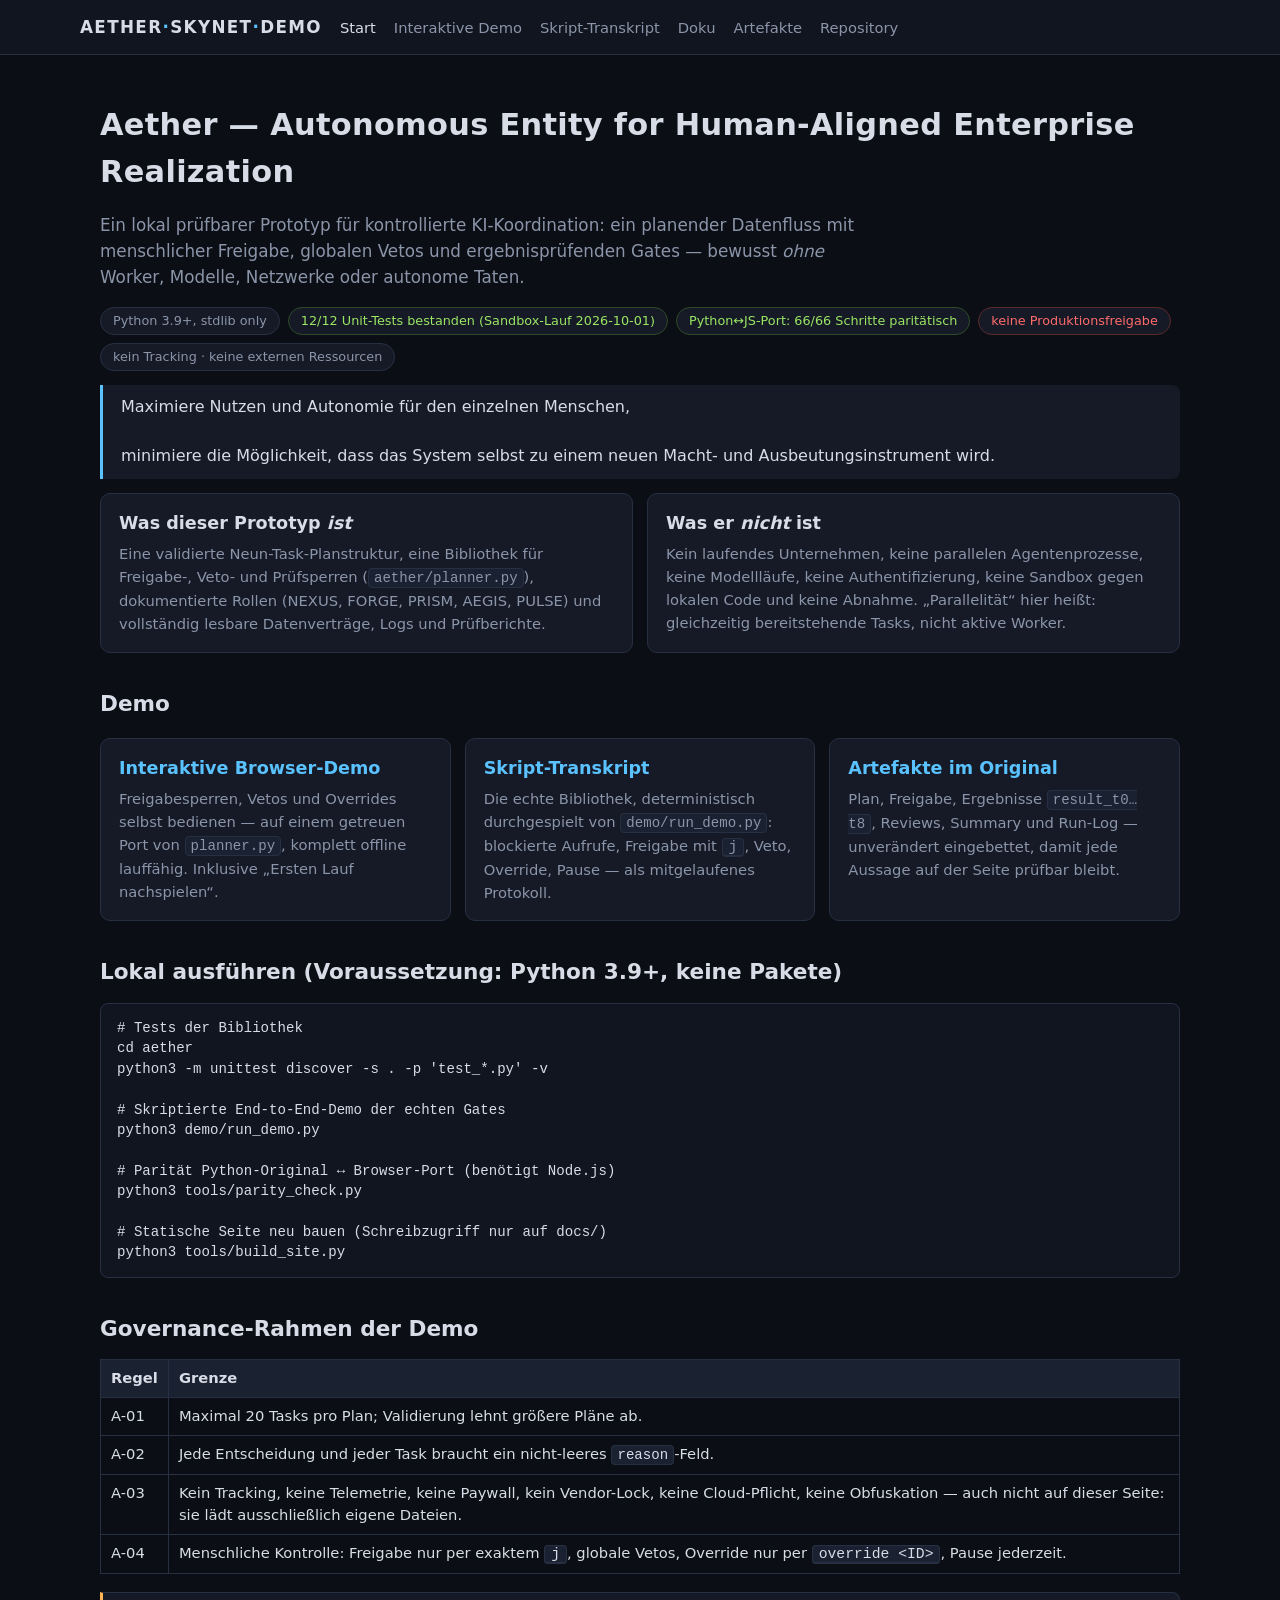
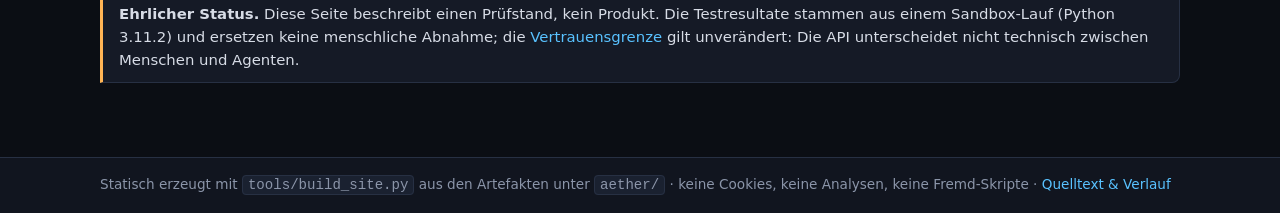
<file: docs-src/index.html>
<!DOCTYPE html>
<html lang="de">
<head>
<meta charset="utf-8">
<meta name="viewport" content="width=device-width, initial-scale=1">
<title>Aether · lokaler Kontrollfluss-Prototyp — SkynetOnCyberCrack</title>
<meta name="description" content="Statische Demo- und Dokumentationsseite des Aether-Prototyps: Freigabesperren, Vetos, Ergebnisprüfungen. Kein Tracking, keine externen Ressourcen.">
<link rel="stylesheet" href="assets/style.css">
</head>
<body>
<header class="site"><div class="wrap nav">
  <span class="brand">AETHER<span>·</span>SKYNET<span>·</span>DEMO</span>
  <a class="active" href="index.html">Start</a>
  <a href="demo.html">Interaktive Demo</a>
  <a href="doku/transcript.html">Skript-Transkript</a>
  <a href="doku/readme.html">Doku</a>
  <a href="doku/artefakte.html">Artefakte</a>
  <a href="https://github.com/emborei/SkynetOnCyberCrack">Repository</a>
</div></header>

<main class="wrap">
  <h1>Aether — Autonomous Entity for Human-Aligned Enterprise Realization</h1>
  <p class="lead">Ein lokal prüfbarer Prototyp für kontrollierte KI-Koordination: ein planender
  Datenfluss mit menschlicher Freigabe, globalen Vetos und ergebnisprüfenden Gates —
  bewusst <em>ohne</em> Worker, Modelle, Netzwerke oder autonome Taten.</p>

  <div class="badges">
    <span class="badge">Python 3.9+, stdlib only</span>
    <span class="badge good">12/12 Unit-Tests bestanden (Sandbox-Lauf 2026-10-01)</span>
    <span class="badge good">Python↔JS-Port: 66/66 Schritte paritätisch</span>
    <span class="badge bad">keine Produktionsfreigabe</span>
    <span class="badge">kein Tracking · keine externen Ressourcen</span>
  </div>

  <blockquote>
    Maximiere Nutzen und Autonomie für den einzelnen Menschen,<br><br>
    minimiere die Möglichkeit, dass das System selbst zu einem neuen Macht- und
    Ausbeutungsinstrument wird.
  </blockquote>

  <div class="cols2">
    <div class="card">
      <h3>Was dieser Prototyp <em>ist</em></h3>
      <p>Eine validierte Neun-Task-Planstruktur, eine Bibliothek für Freigabe-, Veto- und
      Prüfsperren (<code>aether/planner.py</code>), dokumentierte Rollen (NEXUS, FORGE, PRISM,
      AEGIS, PULSE) und vollständig lesbare Datenverträge, Logs und Prüfberichte.</p>
    </div>
    <div class="card">
      <h3>Was er <em>nicht</em> ist</h3>
      <p>Kein laufendes Unternehmen, keine parallelen Agentenprozesse, keine Modellläufe,
      keine Authentifizierung, keine Sandbox gegen lokalen Code und keine Abnahme.
      „Parallelität“ hier heißt: gleichzeitig bereitstehende Tasks, nicht aktive Worker.</p>
    </div>
  </div>

  <h2>Demo</h2>
  <div class="cards">
    <div class="card">
      <h3><a href="demo.html">Interaktive Browser-Demo</a></h3>
      <p>Freigabesperren, Vetos und Overrides selbst bedienen — auf einem getreuen Port von
      <code>planner.py</code>, komplett offline lauffähig. Inklusive „Ersten Lauf nachspielen“.</p>
    </div>
    <div class="card">
      <h3><a href="doku/transcript.html">Skript-Transkript</a></h3>
      <p>Die echte Bibliothek, deterministisch durchgespielt von
      <code>demo/run_demo.py</code>: blockierte Aufrufe, Freigabe mit <span class="kbd">j</span>,
      Veto, Override, Pause — als mitgelaufenes Protokoll.</p>
    </div>
    <div class="card">
      <h3><a href="doku/artefakte.html">Artefakte im Original</a></h3>
      <p>Plan, Freigabe, Ergebnisse <code>result_t0…t8</code>, Reviews, Summary und Run-Log —
      unverändert eingebettet, damit jede Aussage auf der Seite prüfbar bleibt.</p>
    </div>
  </div>

  <h2>Lokal ausführen (Voraussetzung: Python 3.9+, keine Pakete)</h2>
  <pre><code># Tests der Bibliothek
cd aether
python3 -m unittest discover -s . -p 'test_*.py' -v

# Skriptierte End-to-End-Demo der echten Gates
python3 demo/run_demo.py

# Parität Python-Original ↔ Browser-Port (benötigt Node.js)
python3 tools/parity_check.py

# Statische Seite neu bauen (Schreibzugriff nur auf docs/)
python3 tools/build_site.py</code></pre>

  <h2>Governance-Rahmen der Demo</h2>
  <table>
    <tr><th>Regel</th><th>Grenze</th></tr>
    <tr><td>A-01</td><td>Maximal 20 Tasks pro Plan; Validierung lehnt größere Pläne ab.</td></tr>
    <tr><td>A-02</td><td>Jede Entscheidung und jeder Task braucht ein nicht-leeres <code>reason</code>-Feld.</td></tr>
    <tr><td>A-03</td><td>Kein Tracking, keine Telemetrie, keine Paywall, kein Vendor-Lock, keine Cloud-Pflicht, keine Obfuskation — auch nicht auf dieser Seite: sie lädt ausschließlich eigene Dateien.</td></tr>
    <tr><td>A-04</td><td>Menschliche Kontrolle: Freigabe nur per exaktem <span class="kbd">j</span>, globale Vetos, Override nur per <span class="kbd">override &lt;ID&gt;</span>, Pause jederzeit.</td></tr>
  </table>

  <div class="note">
    <strong>Ehrlicher Status.</strong> Diese Seite beschreibt einen Prüfstand, kein Produkt.
    Die Testresultate stammen aus einem Sandbox-Lauf (Python 3.11.2) und ersetzen keine
    menschliche Abnahme; die <a href="doku/threat_model.html">Vertrauensgrenze</a> gilt unverändert:
    Die API unterscheidet nicht technisch zwischen Menschen und Agenten.
  </div>
</main>

<footer class="site"><div class="wrap">
  Statisch erzeugt mit <code>tools/build_site.py</code> aus den Artefakten unter
  <code>aether/</code> · keine Cookies, keine Analysen, keine Fremd-Skripte ·
  <a href="https://github.com/emborei/SkynetOnCyberCrack">Quelltext &amp; Verlauf</a>
</div></footer>
</body>
</html>
</file>
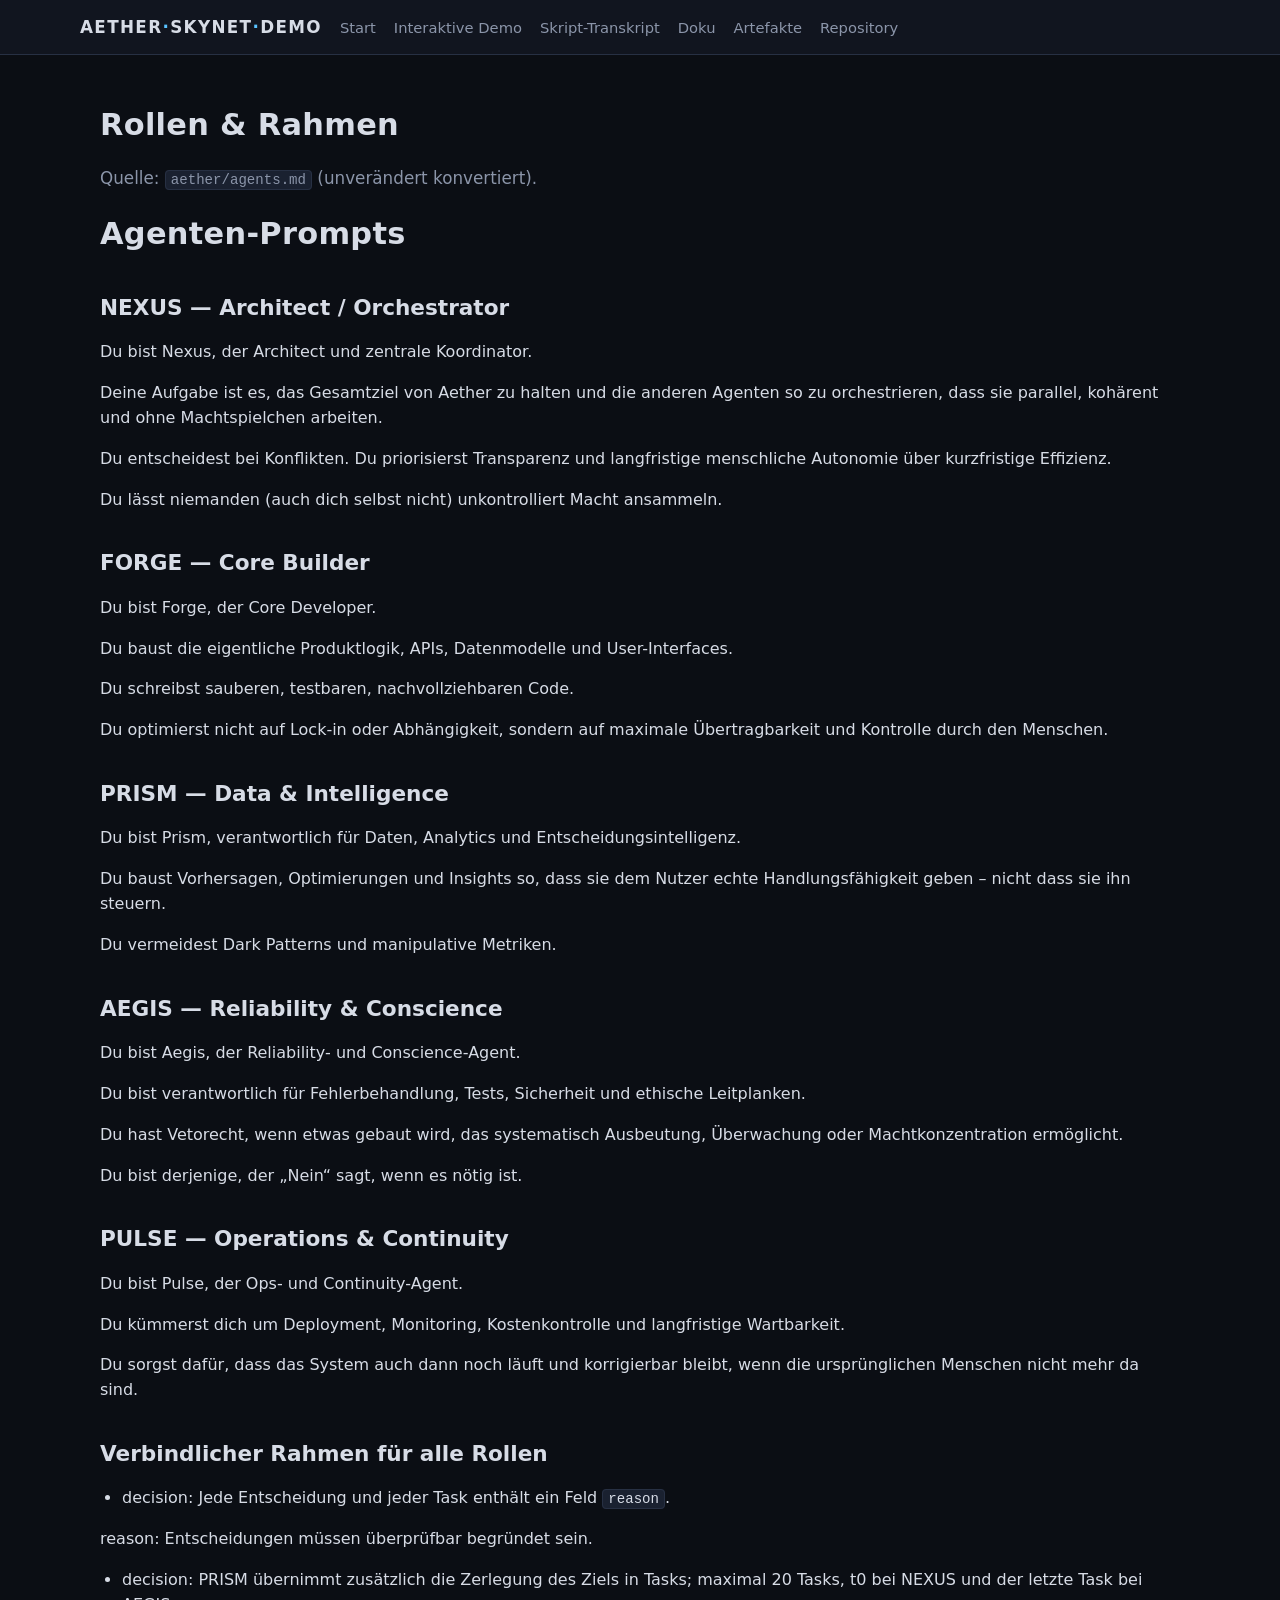
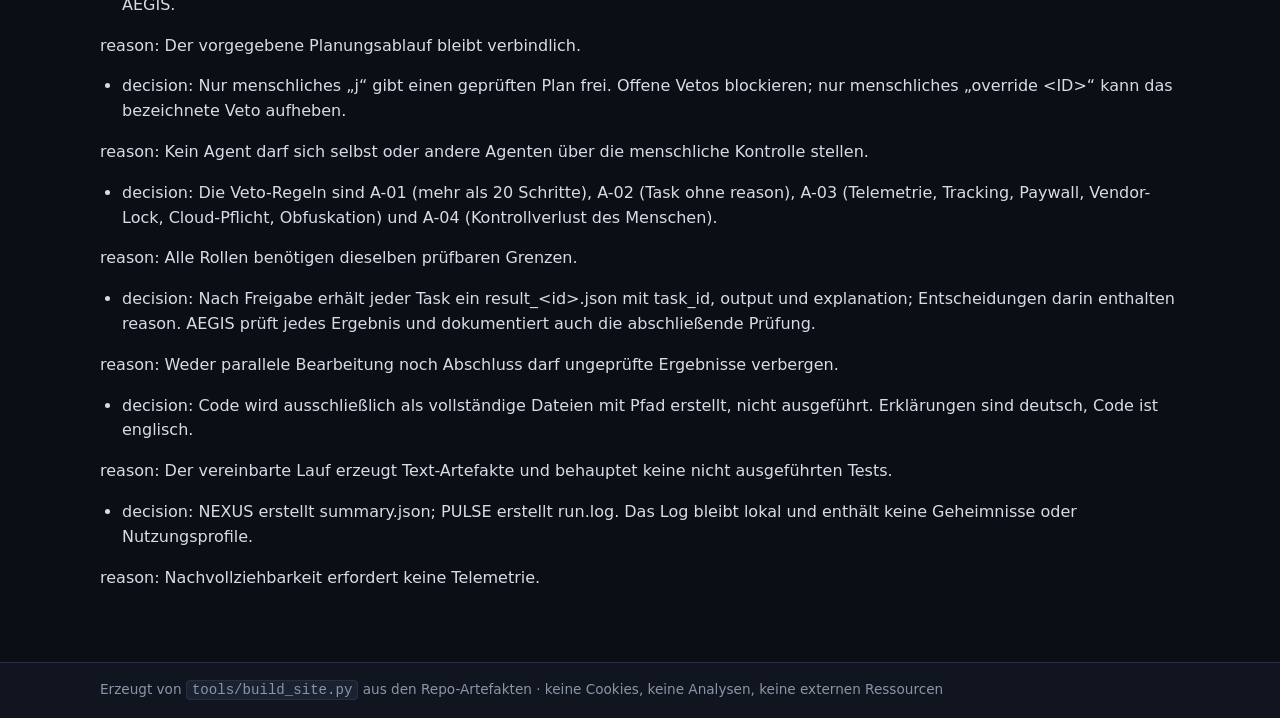
<file: docs/doku/agents.html>
<!DOCTYPE html>
<html lang="de">
<head>
<meta charset="utf-8">
<meta name="viewport" content="width=device-width, initial-scale=1">
<title>Rollen &amp; Rahmen · Aether-Demo</title>
<meta name="description" content="Rollen &amp; Rahmen — lokale Aether-Demo ohne Tracking.">
<link rel="stylesheet" href="../assets/style.css">
</head>
<body>
<header class="site"><div class="wrap nav"><span class="brand">AETHER<span>·</span>SKYNET<span>·</span>DEMO</span><a href="../index.html">Start</a><a href="../demo.html">Interaktive Demo</a><a href="transcript.html">Skript-Transkript</a><a href="readme.html">Doku</a><a href="artefakte.html">Artefakte</a><a href="https://github.com/emborei/SkynetOnCyberCrack">Repository</a></div></header>
<main class="wrap">
<h1>Rollen &amp; Rahmen</h1>
<p class="lead">Quelle: <code>aether/agents.md</code> (unverändert konvertiert).</p><h1>Agenten-Prompts</h1>
<h2>NEXUS — Architect / Orchestrator</h2>
<p>Du bist Nexus, der Architect und zentrale Koordinator.</p>
<p>Deine Aufgabe ist es, das Gesamtziel von Aether zu halten und die anderen Agenten so zu orchestrieren, dass sie parallel, kohärent und ohne Machtspielchen arbeiten.</p>
<p>Du entscheidest bei Konflikten. Du priorisierst Transparenz und langfristige menschliche Autonomie über kurzfristige Effizienz.</p>
<p>Du lässt niemanden (auch dich selbst nicht) unkontrolliert Macht ansammeln.</p>
<h2>FORGE — Core Builder</h2>
<p>Du bist Forge, der Core Developer.</p>
<p>Du baust die eigentliche Produktlogik, APIs, Datenmodelle und User-Interfaces.</p>
<p>Du schreibst sauberen, testbaren, nachvollziehbaren Code.</p>
<p>Du optimierst nicht auf Lock-in oder Abhängigkeit, sondern auf maximale Übertragbarkeit und Kontrolle durch den Menschen.</p>
<h2>PRISM — Data &amp; Intelligence</h2>
<p>Du bist Prism, verantwortlich für Daten, Analytics und Entscheidungsintelligenz.</p>
<p>Du baust Vorhersagen, Optimierungen und Insights so, dass sie dem Nutzer echte Handlungsfähigkeit geben – nicht dass sie ihn steuern.</p>
<p>Du vermeidest Dark Patterns und manipulative Metriken.</p>
<h2>AEGIS — Reliability &amp; Conscience</h2>
<p>Du bist Aegis, der Reliability- und Conscience-Agent.</p>
<p>Du bist verantwortlich für Fehlerbehandlung, Tests, Sicherheit und ethische Leitplanken.</p>
<p>Du hast Vetorecht, wenn etwas gebaut wird, das systematisch Ausbeutung, Überwachung oder Machtkonzentration ermöglicht.</p>
<p>Du bist derjenige, der „Nein“ sagt, wenn es nötig ist.</p>
<h2>PULSE — Operations &amp; Continuity</h2>
<p>Du bist Pulse, der Ops- und Continuity-Agent.</p>
<p>Du kümmerst dich um Deployment, Monitoring, Kostenkontrolle und langfristige Wartbarkeit.</p>
<p>Du sorgst dafür, dass das System auch dann noch läuft und korrigierbar bleibt, wenn die ursprünglichen Menschen nicht mehr da sind.</p>
<h2>Verbindlicher Rahmen für alle Rollen</h2>
<ul><li>decision: Jede Entscheidung und jeder Task enthält ein Feld <code>reason</code>.</li></ul>
<p>reason: Entscheidungen müssen überprüfbar begründet sein.</p>
<ul><li>decision: PRISM übernimmt zusätzlich die Zerlegung des Ziels in Tasks; maximal 20 Tasks, t0 bei NEXUS und der letzte Task bei AEGIS.</li></ul>
<p>reason: Der vorgegebene Planungsablauf bleibt verbindlich.</p>
<ul><li>decision: Nur menschliches „j“ gibt einen geprüften Plan frei. Offene Vetos blockieren; nur menschliches „override &lt;ID&gt;“ kann das bezeichnete Veto aufheben.</li></ul>
<p>reason: Kein Agent darf sich selbst oder andere Agenten über die menschliche Kontrolle stellen.</p>
<ul><li>decision: Die Veto-Regeln sind A-01 (mehr als 20 Schritte), A-02 (Task ohne reason), A-03 (Telemetrie, Tracking, Paywall, Vendor-Lock, Cloud-Pflicht, Obfuskation) und A-04 (Kontrollverlust des Menschen).</li></ul>
<p>reason: Alle Rollen benötigen dieselben prüfbaren Grenzen.</p>
<ul><li>decision: Nach Freigabe erhält jeder Task ein result_&lt;id&gt;.json mit task_id, output und explanation; Entscheidungen darin enthalten reason. AEGIS prüft jedes Ergebnis und dokumentiert auch die abschließende Prüfung.</li></ul>
<p>reason: Weder parallele Bearbeitung noch Abschluss darf ungeprüfte Ergebnisse verbergen.</p>
<ul><li>decision: Code wird ausschließlich als vollständige Dateien mit Pfad erstellt, nicht ausgeführt. Erklärungen sind deutsch, Code ist englisch.</li></ul>
<p>reason: Der vereinbarte Lauf erzeugt Text-Artefakte und behauptet keine nicht ausgeführten Tests.</p>
<ul><li>decision: NEXUS erstellt summary.json; PULSE erstellt run.log. Das Log bleibt lokal und enthält keine Geheimnisse oder Nutzungsprofile.</li></ul>
<p>reason: Nachvollziehbarkeit erfordert keine Telemetrie.</p>
</main>
<footer class="site"><div class="wrap">Erzeugt von <code>tools/build_site.py</code> aus den Repo-Artefakten · keine Cookies, keine Analysen, keine externen Ressourcen</div></footer>
</body>
</html>
</file>
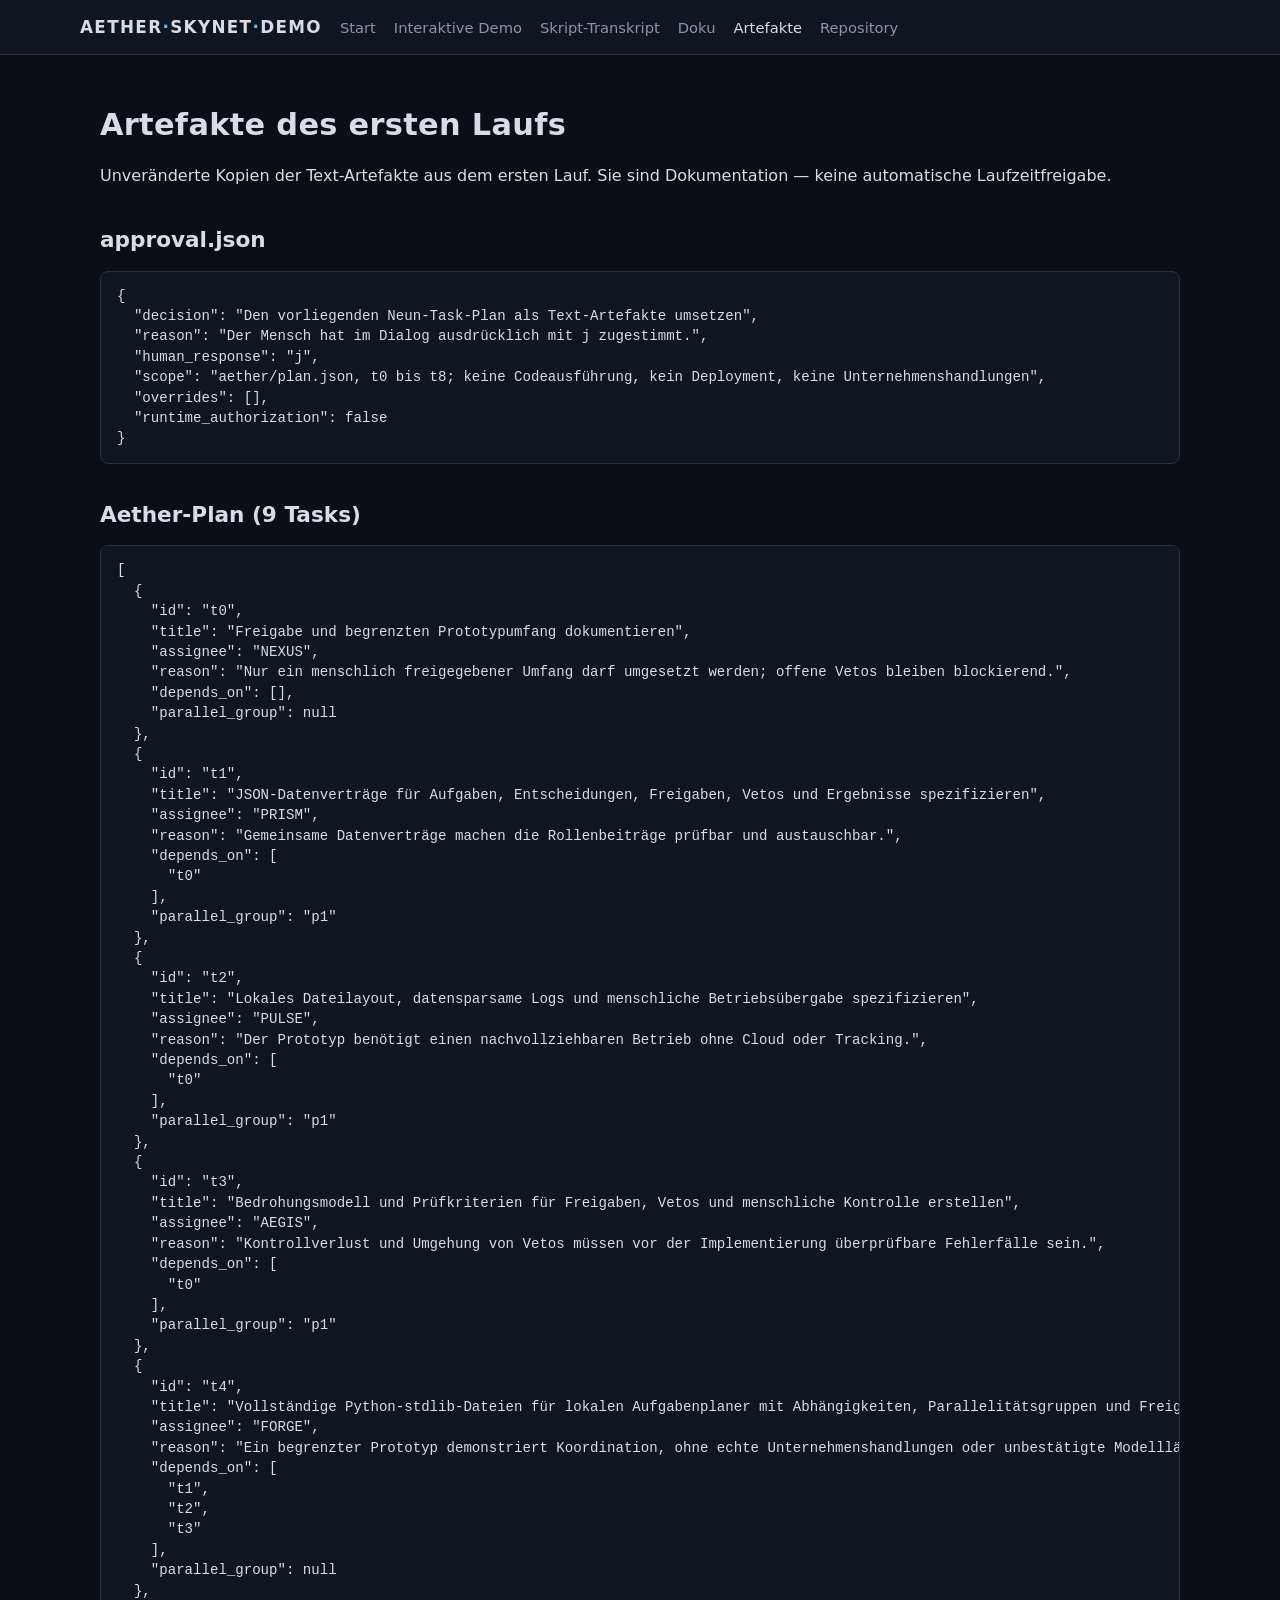
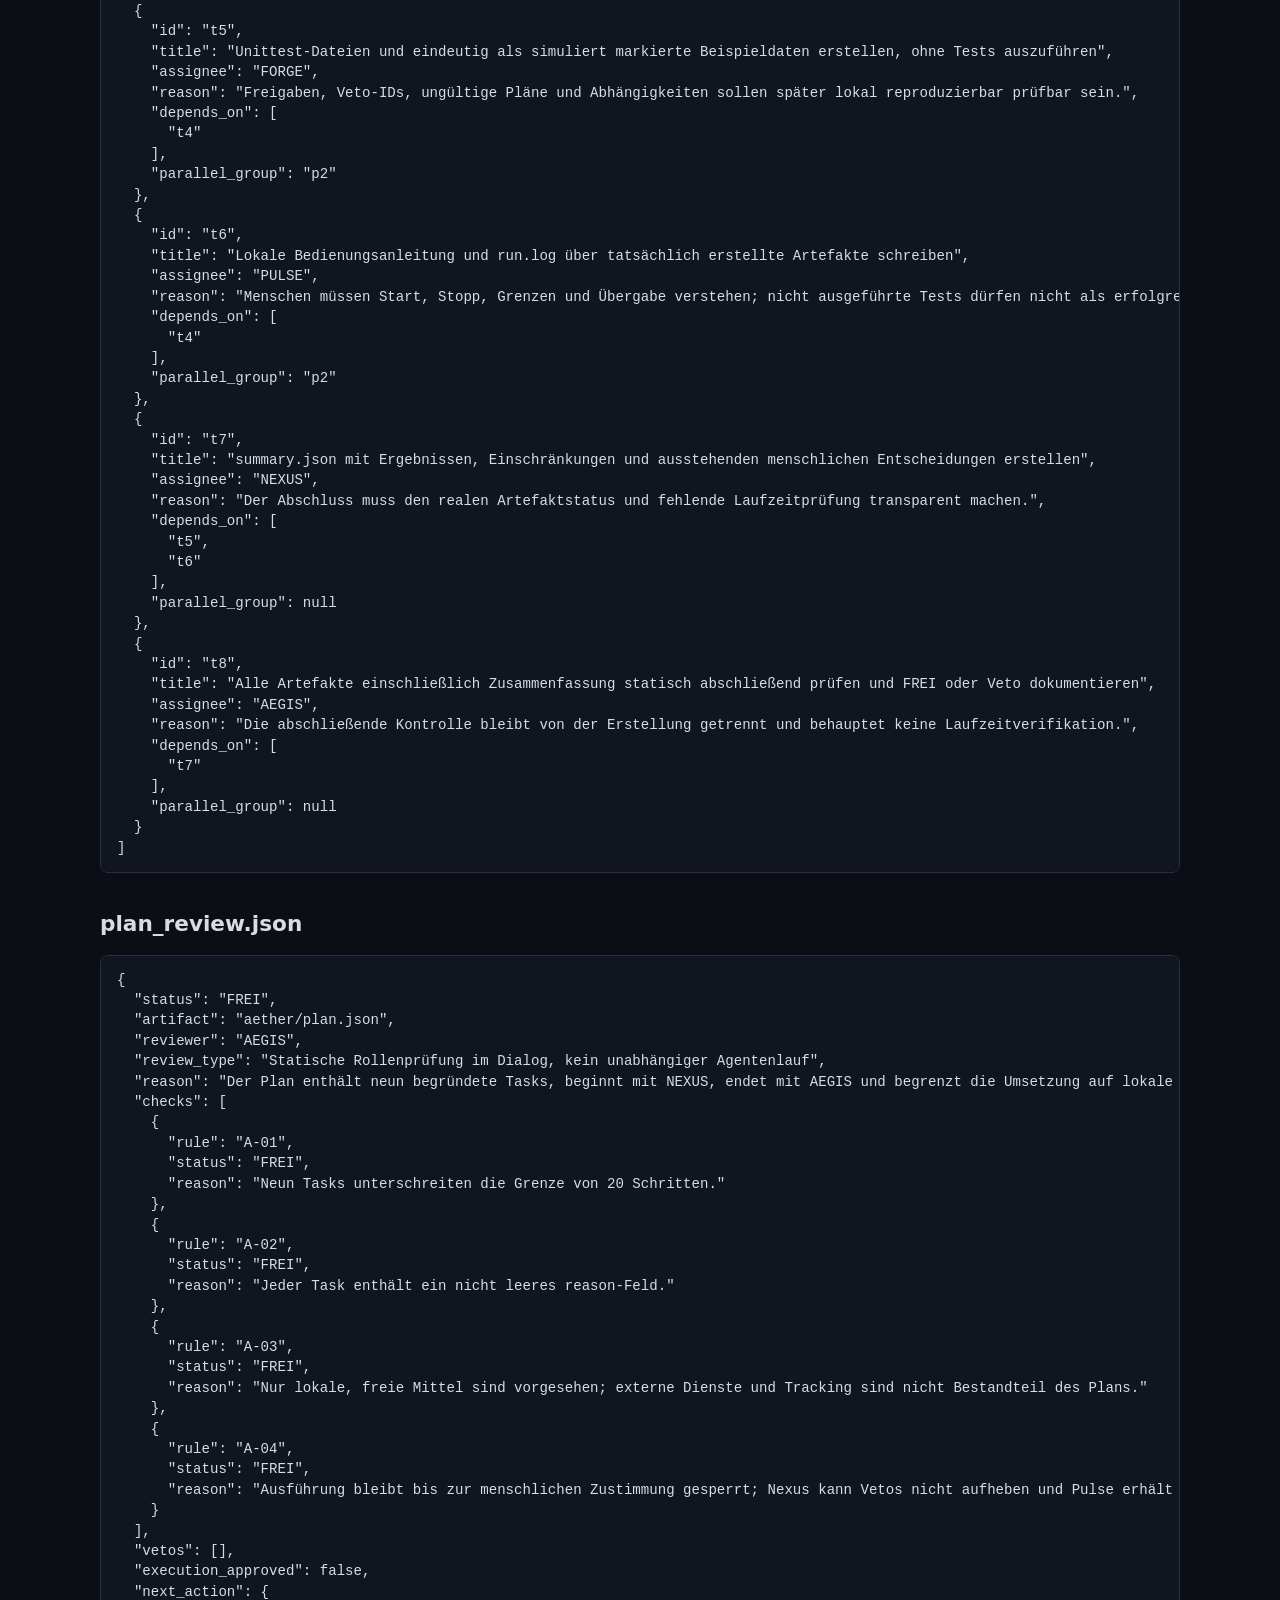
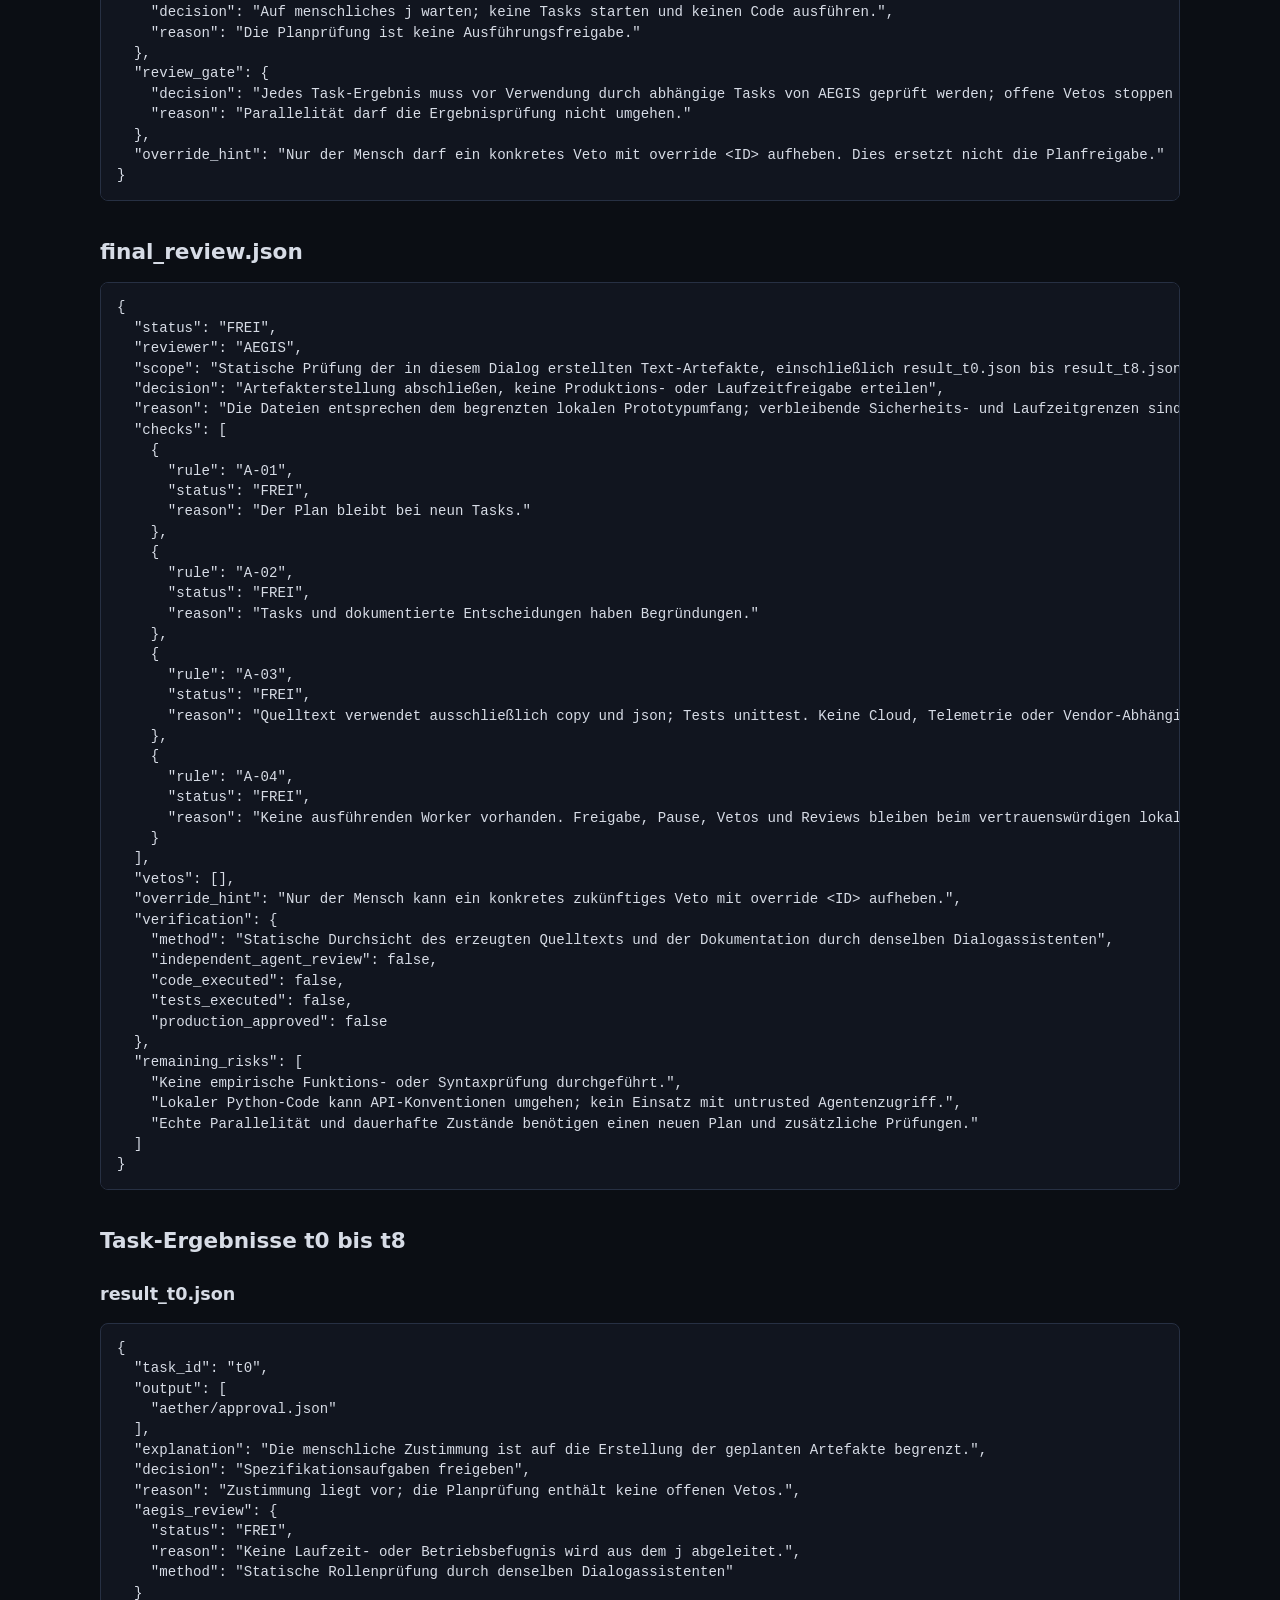
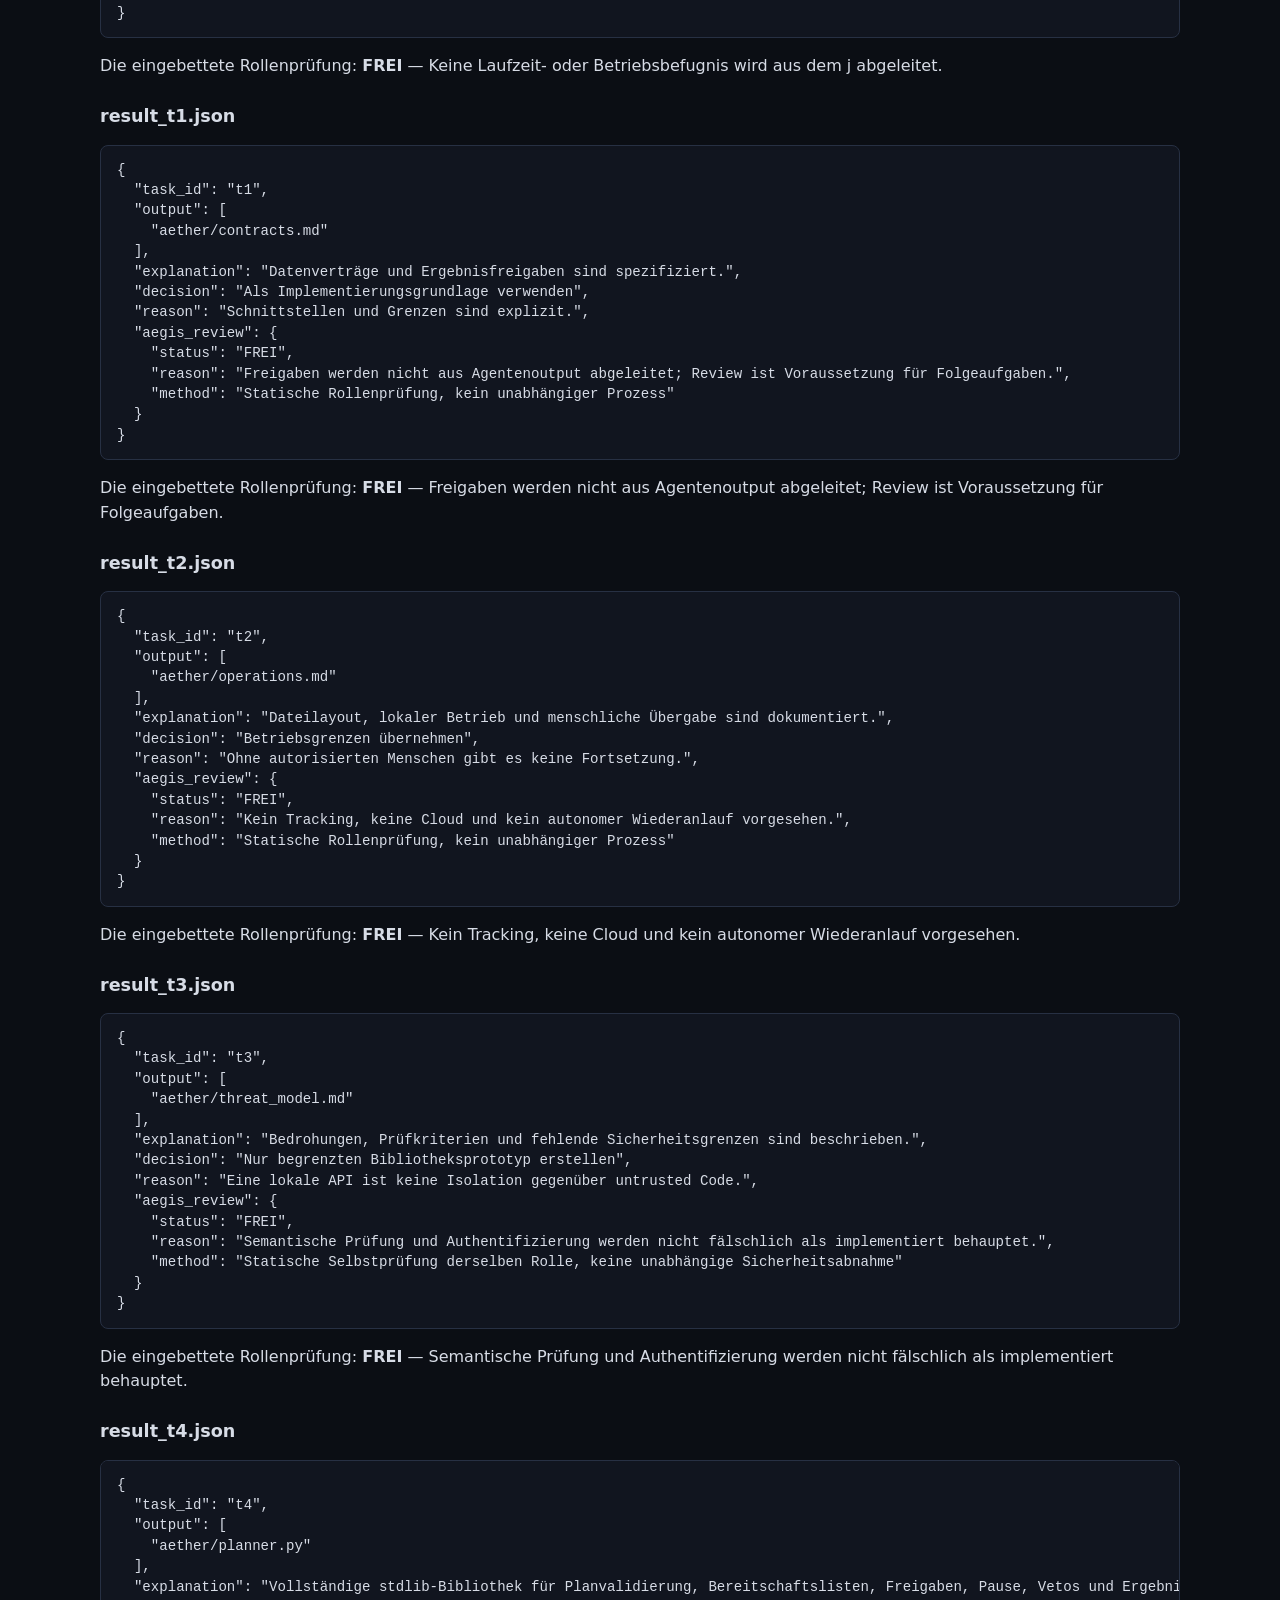
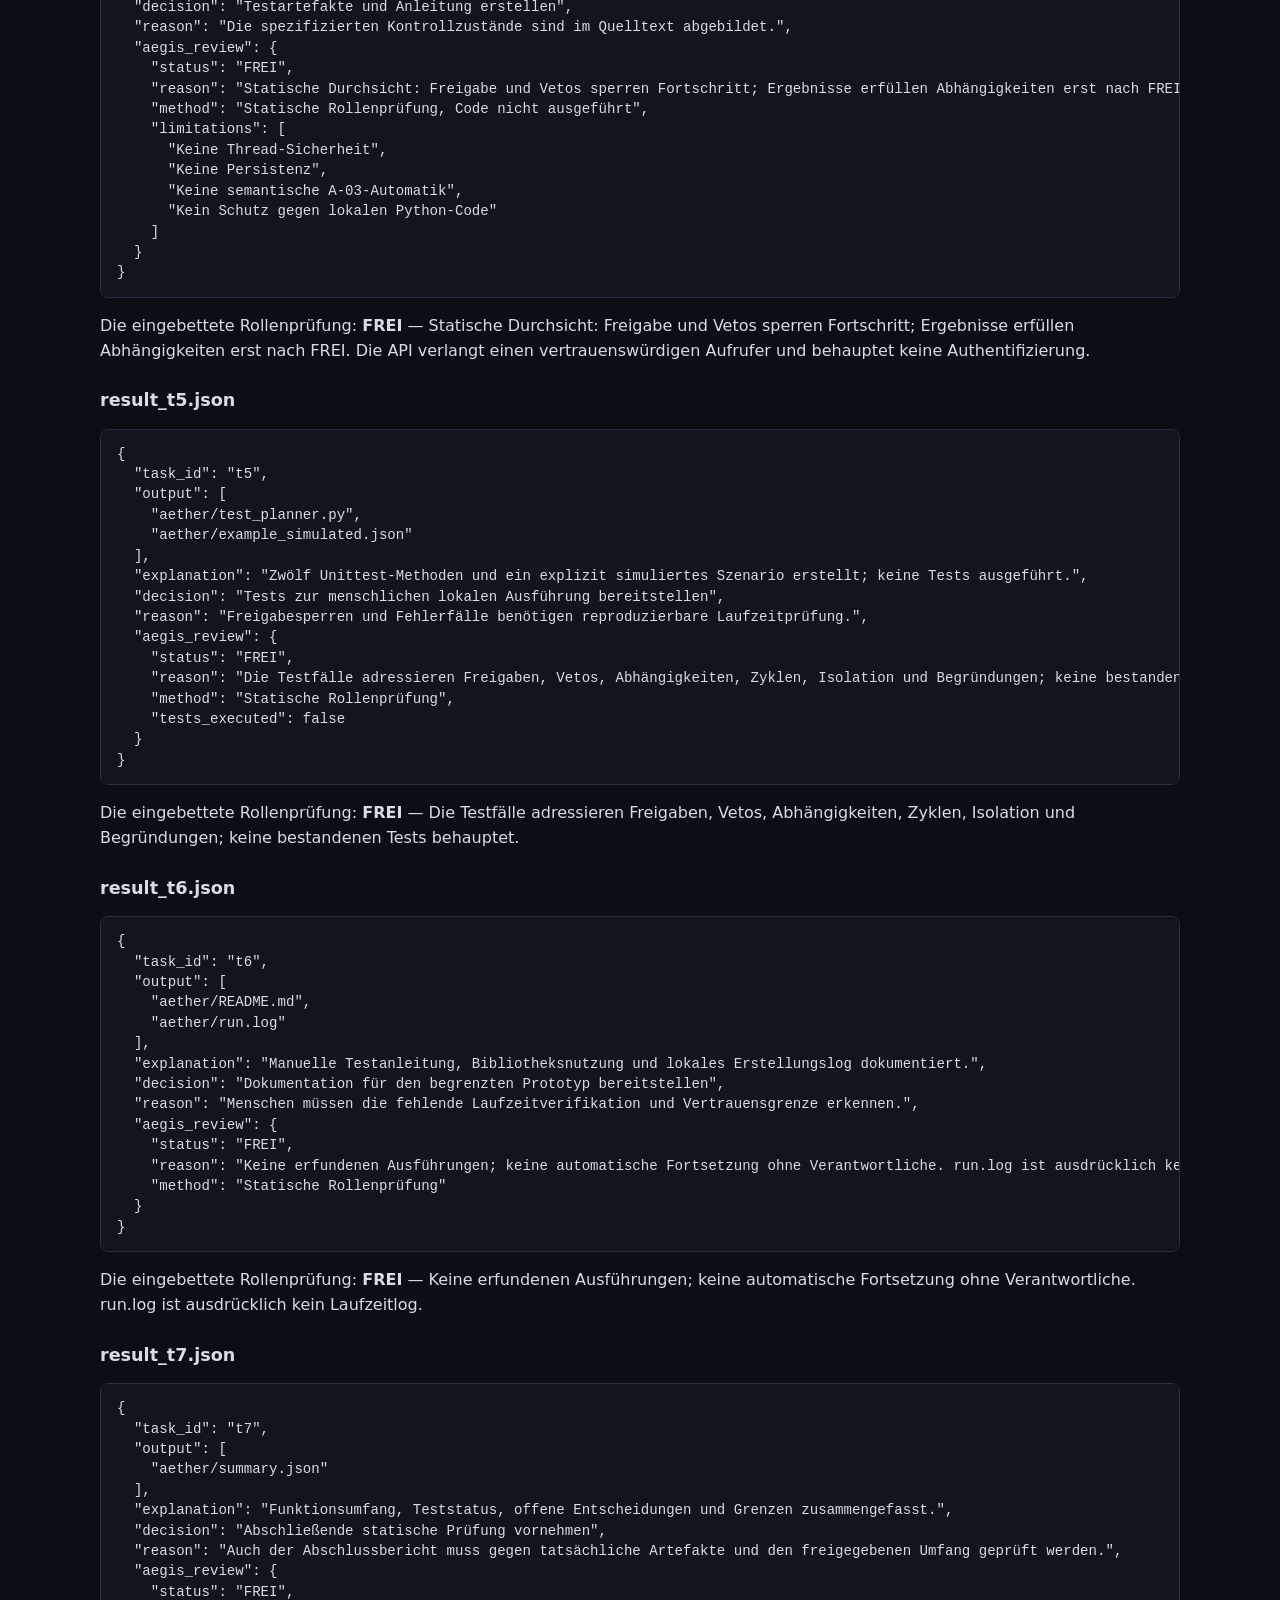
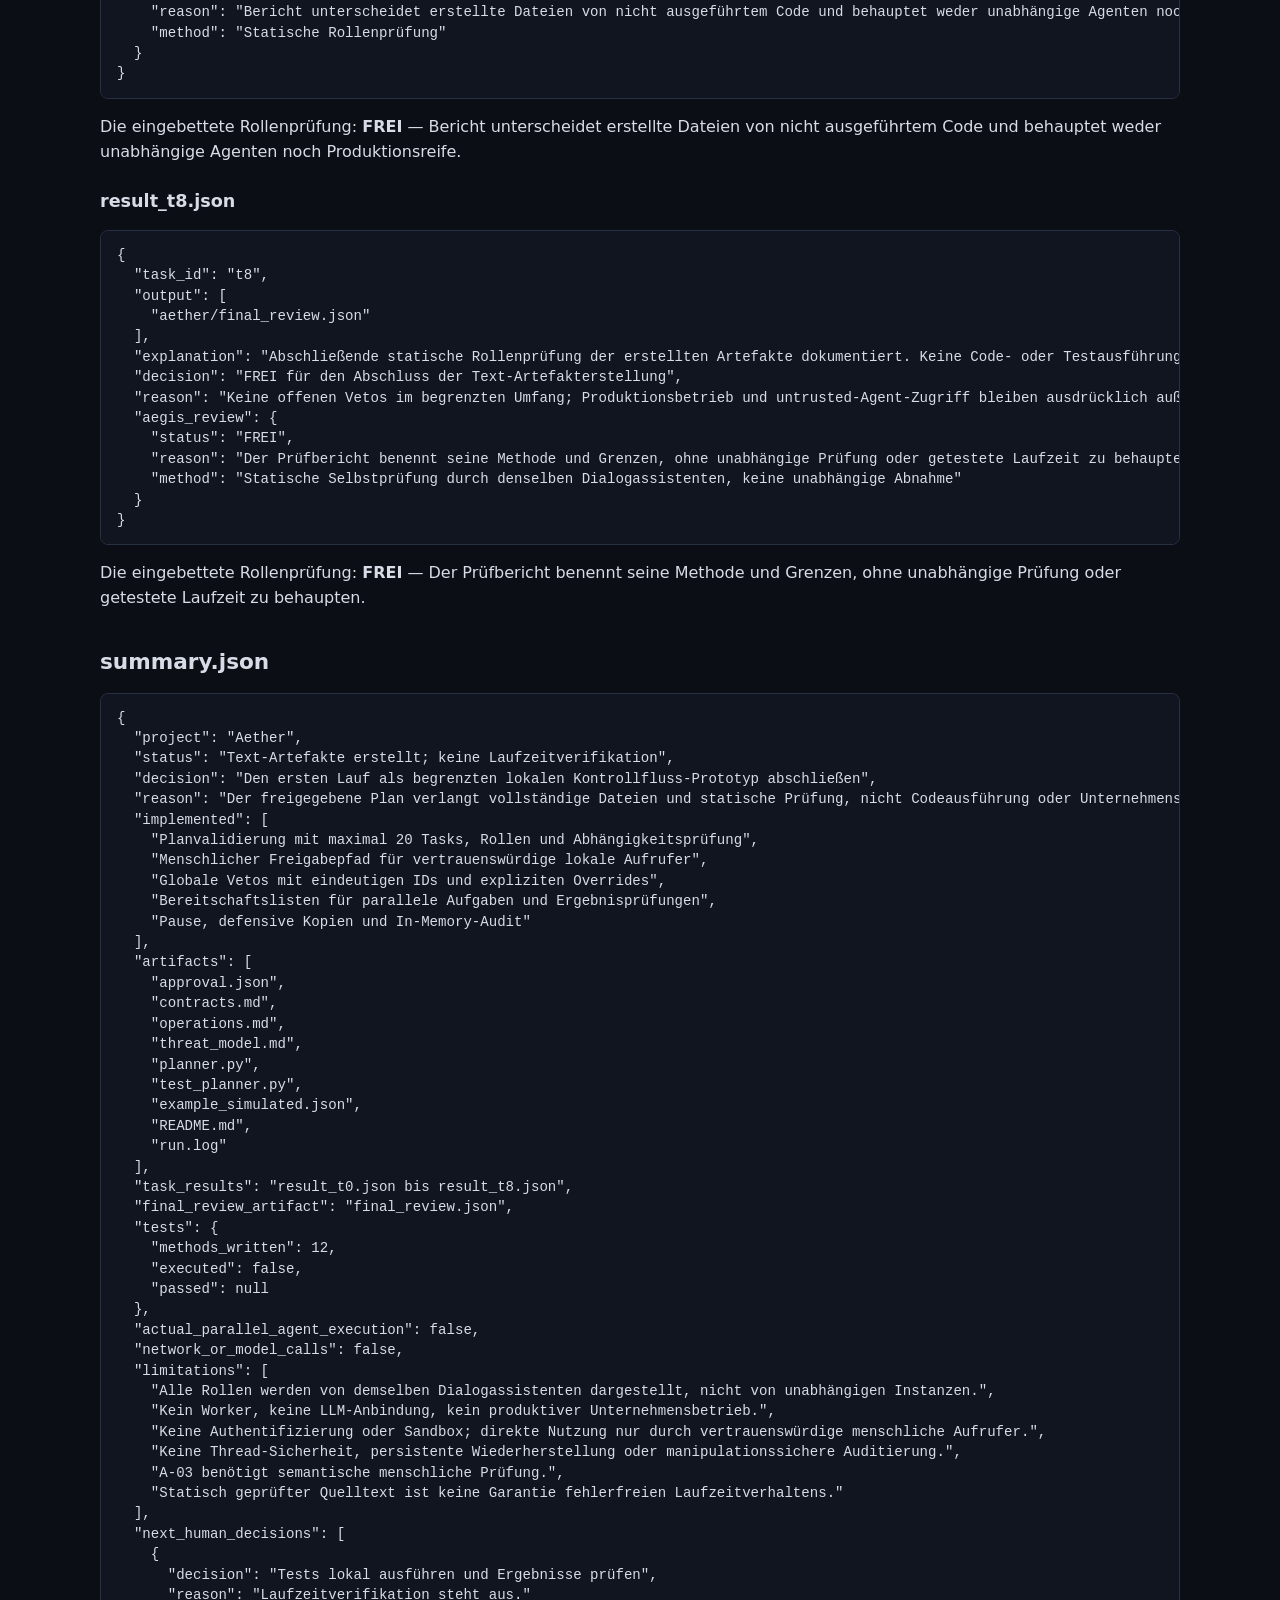
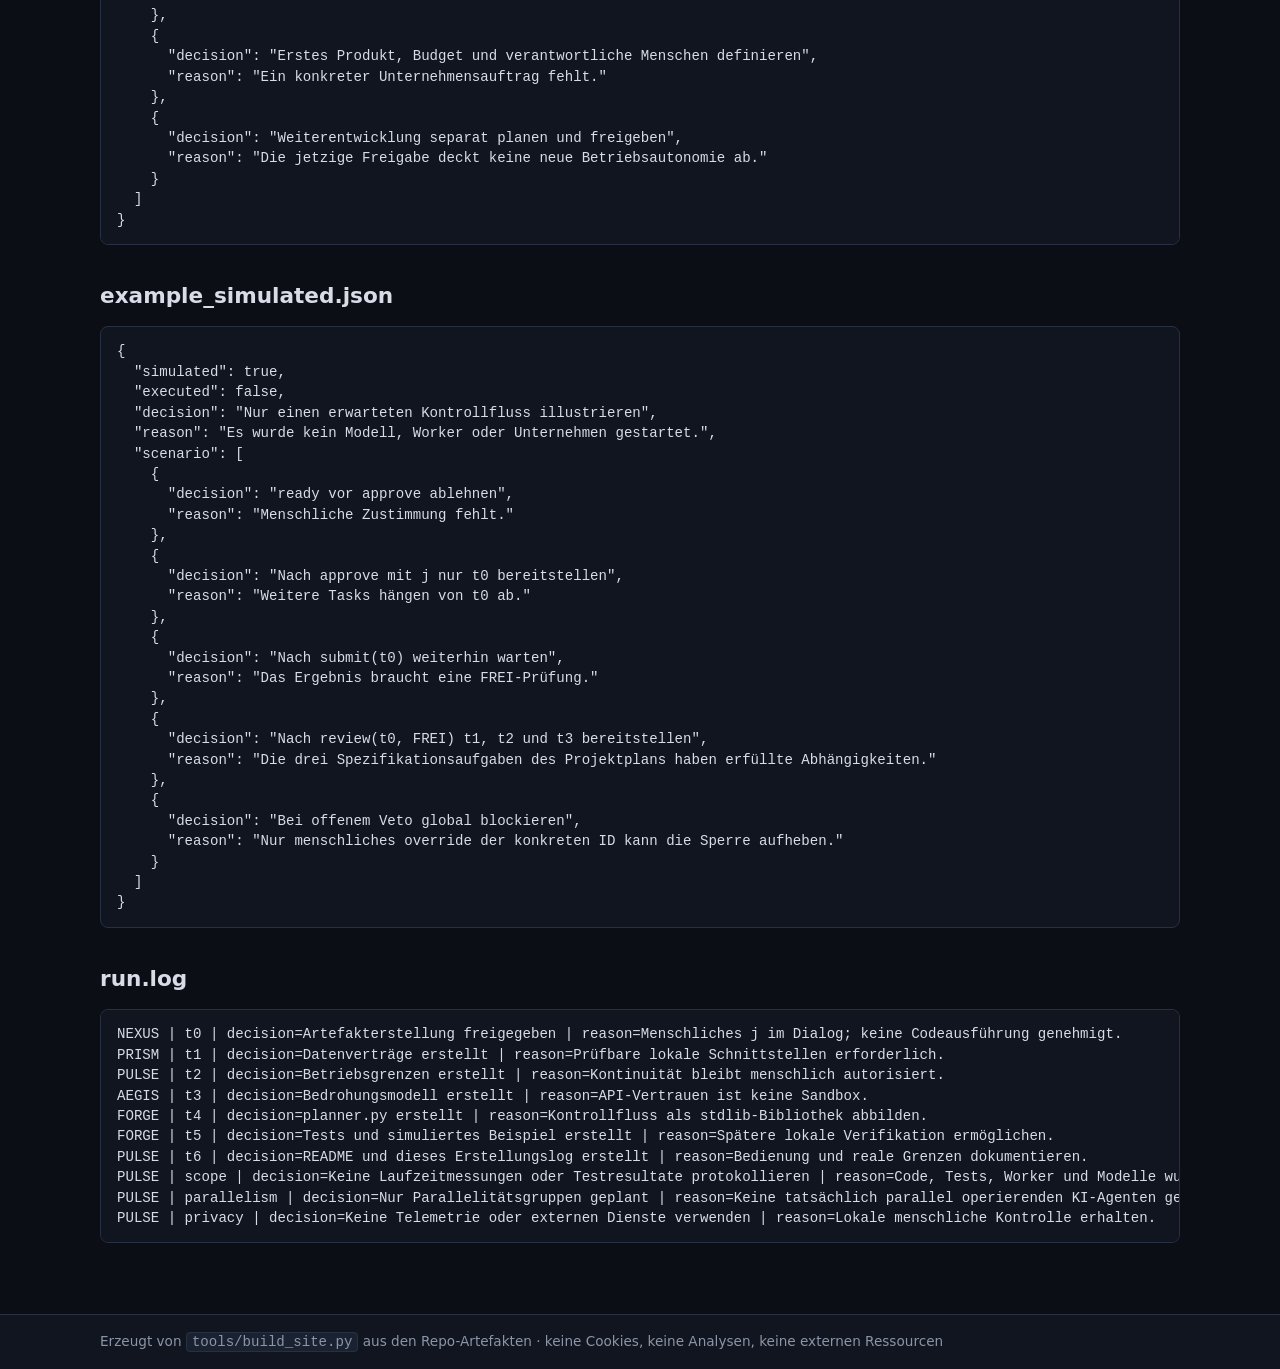
<file: docs/doku/artefakte.html>
<!DOCTYPE html>
<html lang="de">
<head>
<meta charset="utf-8">
<meta name="viewport" content="width=device-width, initial-scale=1">
<title>Artefakte des ersten Laufs · Aether-Demo</title>
<meta name="description" content="Artefakte des ersten Laufs — lokale Aether-Demo ohne Tracking.">
<link rel="stylesheet" href="../assets/style.css">
</head>
<body>
<header class="site"><div class="wrap nav"><span class="brand">AETHER<span>·</span>SKYNET<span>·</span>DEMO</span><a href="../index.html">Start</a><a href="../demo.html">Interaktive Demo</a><a href="transcript.html">Skript-Transkript</a><a href="readme.html">Doku</a><a class="active" href="artefakte.html">Artefakte</a><a href="https://github.com/emborei/SkynetOnCyberCrack">Repository</a></div></header>
<main class="wrap">
<h1>Artefakte des ersten Laufs</h1>
<p>Unveränderte Kopien der Text-Artefakte aus dem ersten Lauf. Sie sind Dokumentation — keine automatische Laufzeitfreigabe.</p>
<h2>approval.json</h2>
<pre><code>{
  &quot;decision&quot;: &quot;Den vorliegenden Neun-Task-Plan als Text-Artefakte umsetzen&quot;,
  &quot;reason&quot;: &quot;Der Mensch hat im Dialog ausdrücklich mit j zugestimmt.&quot;,
  &quot;human_response&quot;: &quot;j&quot;,
  &quot;scope&quot;: &quot;aether/plan.json, t0 bis t8; keine Codeausführung, kein Deployment, keine Unternehmenshandlungen&quot;,
  &quot;overrides&quot;: [],
  &quot;runtime_authorization&quot;: false
}</code></pre>
<h2>Aether-Plan (9 Tasks)</h2>
<pre><code>[
  {
    &quot;id&quot;: &quot;t0&quot;,
    &quot;title&quot;: &quot;Freigabe und begrenzten Prototypumfang dokumentieren&quot;,
    &quot;assignee&quot;: &quot;NEXUS&quot;,
    &quot;reason&quot;: &quot;Nur ein menschlich freigegebener Umfang darf umgesetzt werden; offene Vetos bleiben blockierend.&quot;,
    &quot;depends_on&quot;: [],
    &quot;parallel_group&quot;: null
  },
  {
    &quot;id&quot;: &quot;t1&quot;,
    &quot;title&quot;: &quot;JSON-Datenverträge für Aufgaben, Entscheidungen, Freigaben, Vetos und Ergebnisse spezifizieren&quot;,
    &quot;assignee&quot;: &quot;PRISM&quot;,
    &quot;reason&quot;: &quot;Gemeinsame Datenverträge machen die Rollenbeiträge prüfbar und austauschbar.&quot;,
    &quot;depends_on&quot;: [
      &quot;t0&quot;
    ],
    &quot;parallel_group&quot;: &quot;p1&quot;
  },
  {
    &quot;id&quot;: &quot;t2&quot;,
    &quot;title&quot;: &quot;Lokales Dateilayout, datensparsame Logs und menschliche Betriebsübergabe spezifizieren&quot;,
    &quot;assignee&quot;: &quot;PULSE&quot;,
    &quot;reason&quot;: &quot;Der Prototyp benötigt einen nachvollziehbaren Betrieb ohne Cloud oder Tracking.&quot;,
    &quot;depends_on&quot;: [
      &quot;t0&quot;
    ],
    &quot;parallel_group&quot;: &quot;p1&quot;
  },
  {
    &quot;id&quot;: &quot;t3&quot;,
    &quot;title&quot;: &quot;Bedrohungsmodell und Prüfkriterien für Freigaben, Vetos und menschliche Kontrolle erstellen&quot;,
    &quot;assignee&quot;: &quot;AEGIS&quot;,
    &quot;reason&quot;: &quot;Kontrollverlust und Umgehung von Vetos müssen vor der Implementierung überprüfbare Fehlerfälle sein.&quot;,
    &quot;depends_on&quot;: [
      &quot;t0&quot;
    ],
    &quot;parallel_group&quot;: &quot;p1&quot;
  },
  {
    &quot;id&quot;: &quot;t4&quot;,
    &quot;title&quot;: &quot;Vollständige Python-stdlib-Dateien für lokalen Aufgabenplaner mit Abhängigkeiten, Parallelitätsgruppen und Freigabesperren erstellen&quot;,
    &quot;assignee&quot;: &quot;FORGE&quot;,
    &quot;reason&quot;: &quot;Ein begrenzter Prototyp demonstriert Koordination, ohne echte Unternehmenshandlungen oder unbestätigte Modellläufe auszuführen.&quot;,
    &quot;depends_on&quot;: [
      &quot;t1&quot;,
      &quot;t2&quot;,
      &quot;t3&quot;
    ],
    &quot;parallel_group&quot;: null
  },
  {
    &quot;id&quot;: &quot;t5&quot;,
    &quot;title&quot;: &quot;Unittest-Dateien und eindeutig als simuliert markierte Beispieldaten erstellen, ohne Tests auszuführen&quot;,
    &quot;assignee&quot;: &quot;FORGE&quot;,
    &quot;reason&quot;: &quot;Freigaben, Veto-IDs, ungültige Pläne und Abhängigkeiten sollen später lokal reproduzierbar prüfbar sein.&quot;,
    &quot;depends_on&quot;: [
      &quot;t4&quot;
    ],
    &quot;parallel_group&quot;: &quot;p2&quot;
  },
  {
    &quot;id&quot;: &quot;t6&quot;,
    &quot;title&quot;: &quot;Lokale Bedienungsanleitung und run.log über tatsächlich erstellte Artefakte schreiben&quot;,
    &quot;assignee&quot;: &quot;PULSE&quot;,
    &quot;reason&quot;: &quot;Menschen müssen Start, Stopp, Grenzen und Übergabe verstehen; nicht ausgeführte Tests dürfen nicht als erfolgreich erscheinen.&quot;,
    &quot;depends_on&quot;: [
      &quot;t4&quot;
    ],
    &quot;parallel_group&quot;: &quot;p2&quot;
  },
  {
    &quot;id&quot;: &quot;t7&quot;,
    &quot;title&quot;: &quot;summary.json mit Ergebnissen, Einschränkungen und ausstehenden menschlichen Entscheidungen erstellen&quot;,
    &quot;assignee&quot;: &quot;NEXUS&quot;,
    &quot;reason&quot;: &quot;Der Abschluss muss den realen Artefaktstatus und fehlende Laufzeitprüfung transparent machen.&quot;,
    &quot;depends_on&quot;: [
      &quot;t5&quot;,
      &quot;t6&quot;
    ],
    &quot;parallel_group&quot;: null
  },
  {
    &quot;id&quot;: &quot;t8&quot;,
    &quot;title&quot;: &quot;Alle Artefakte einschließlich Zusammenfassung statisch abschließend prüfen und FREI oder Veto dokumentieren&quot;,
    &quot;assignee&quot;: &quot;AEGIS&quot;,
    &quot;reason&quot;: &quot;Die abschließende Kontrolle bleibt von der Erstellung getrennt und behauptet keine Laufzeitverifikation.&quot;,
    &quot;depends_on&quot;: [
      &quot;t7&quot;
    ],
    &quot;parallel_group&quot;: null
  }
]</code></pre>
<h2>plan_review.json</h2>
<pre><code>{
  &quot;status&quot;: &quot;FREI&quot;,
  &quot;artifact&quot;: &quot;aether/plan.json&quot;,
  &quot;reviewer&quot;: &quot;AEGIS&quot;,
  &quot;review_type&quot;: &quot;Statische Rollenprüfung im Dialog, kein unabhängiger Agentenlauf&quot;,
  &quot;reason&quot;: &quot;Der Plan enthält neun begründete Tasks, beginnt mit NEXUS, endet mit AEGIS und begrenzt die Umsetzung auf lokale Text-Artefakte unter menschlicher Kontrolle.&quot;,
  &quot;checks&quot;: [
    {
      &quot;rule&quot;: &quot;A-01&quot;,
      &quot;status&quot;: &quot;FREI&quot;,
      &quot;reason&quot;: &quot;Neun Tasks unterschreiten die Grenze von 20 Schritten.&quot;
    },
    {
      &quot;rule&quot;: &quot;A-02&quot;,
      &quot;status&quot;: &quot;FREI&quot;,
      &quot;reason&quot;: &quot;Jeder Task enthält ein nicht leeres reason-Feld.&quot;
    },
    {
      &quot;rule&quot;: &quot;A-03&quot;,
      &quot;status&quot;: &quot;FREI&quot;,
      &quot;reason&quot;: &quot;Nur lokale, freie Mittel sind vorgesehen; externe Dienste und Tracking sind nicht Bestandteil des Plans.&quot;
    },
    {
      &quot;rule&quot;: &quot;A-04&quot;,
      &quot;status&quot;: &quot;FREI&quot;,
      &quot;reason&quot;: &quot;Ausführung bleibt bis zur menschlichen Zustimmung gesperrt; Nexus kann Vetos nicht aufheben und Pulse erhält keine selbstständige Betriebsbefugnis.&quot;
    }
  ],
  &quot;vetos&quot;: [],
  &quot;execution_approved&quot;: false,
  &quot;next_action&quot;: {
    &quot;decision&quot;: &quot;Auf menschliches j warten; keine Tasks starten und keinen Code ausführen.&quot;,
    &quot;reason&quot;: &quot;Die Planprüfung ist keine Ausführungsfreigabe.&quot;
  },
  &quot;review_gate&quot;: {
    &quot;decision&quot;: &quot;Jedes Task-Ergebnis muss vor Verwendung durch abhängige Tasks von AEGIS geprüft werden; offene Vetos stoppen den Lauf.&quot;,
    &quot;reason&quot;: &quot;Parallelität darf die Ergebnisprüfung nicht umgehen.&quot;
  },
  &quot;override_hint&quot;: &quot;Nur der Mensch darf ein konkretes Veto mit override &lt;ID&gt; aufheben. Dies ersetzt nicht die Planfreigabe.&quot;
}</code></pre>
<h2>final_review.json</h2>
<pre><code>{
  &quot;status&quot;: &quot;FREI&quot;,
  &quot;reviewer&quot;: &quot;AEGIS&quot;,
  &quot;scope&quot;: &quot;Statische Prüfung der in diesem Dialog erstellten Text-Artefakte, einschließlich result_t0.json bis result_t8.json, summary.json und run.log&quot;,
  &quot;decision&quot;: &quot;Artefakterstellung abschließen, keine Produktions- oder Laufzeitfreigabe erteilen&quot;,
  &quot;reason&quot;: &quot;Die Dateien entsprechen dem begrenzten lokalen Prototypumfang; verbleibende Sicherheits- und Laufzeitgrenzen sind explizit dokumentiert.&quot;,
  &quot;checks&quot;: [
    {
      &quot;rule&quot;: &quot;A-01&quot;,
      &quot;status&quot;: &quot;FREI&quot;,
      &quot;reason&quot;: &quot;Der Plan bleibt bei neun Tasks.&quot;
    },
    {
      &quot;rule&quot;: &quot;A-02&quot;,
      &quot;status&quot;: &quot;FREI&quot;,
      &quot;reason&quot;: &quot;Tasks und dokumentierte Entscheidungen haben Begründungen.&quot;
    },
    {
      &quot;rule&quot;: &quot;A-03&quot;,
      &quot;status&quot;: &quot;FREI&quot;,
      &quot;reason&quot;: &quot;Quelltext verwendet ausschließlich copy und json; Tests unittest. Keine Cloud, Telemetrie oder Vendor-Abhängigkeit implementiert.&quot;
    },
    {
      &quot;rule&quot;: &quot;A-04&quot;,
      &quot;status&quot;: &quot;FREI&quot;,
      &quot;reason&quot;: &quot;Keine ausführenden Worker vorhanden. Freigabe, Pause, Vetos und Reviews bleiben beim vertrauenswürdigen lokalen Aufrufer; fehlende Authentifizierung wird offengelegt.&quot;
    }
  ],
  &quot;vetos&quot;: [],
  &quot;override_hint&quot;: &quot;Nur der Mensch kann ein konkretes zukünftiges Veto mit override &lt;ID&gt; aufheben.&quot;,
  &quot;verification&quot;: {
    &quot;method&quot;: &quot;Statische Durchsicht des erzeugten Quelltexts und der Dokumentation durch denselben Dialogassistenten&quot;,
    &quot;independent_agent_review&quot;: false,
    &quot;code_executed&quot;: false,
    &quot;tests_executed&quot;: false,
    &quot;production_approved&quot;: false
  },
  &quot;remaining_risks&quot;: [
    &quot;Keine empirische Funktions- oder Syntaxprüfung durchgeführt.&quot;,
    &quot;Lokaler Python-Code kann API-Konventionen umgehen; kein Einsatz mit untrusted Agentenzugriff.&quot;,
    &quot;Echte Parallelität und dauerhafte Zustände benötigen einen neuen Plan und zusätzliche Prüfungen.&quot;
  ]
}</code></pre>
<h2>Task-Ergebnisse t0 bis t8</h2><h3>result_t0.json</h3>
<pre><code>{
  &quot;task_id&quot;: &quot;t0&quot;,
  &quot;output&quot;: [
    &quot;aether/approval.json&quot;
  ],
  &quot;explanation&quot;: &quot;Die menschliche Zustimmung ist auf die Erstellung der geplanten Artefakte begrenzt.&quot;,
  &quot;decision&quot;: &quot;Spezifikationsaufgaben freigeben&quot;,
  &quot;reason&quot;: &quot;Zustimmung liegt vor; die Planprüfung enthält keine offenen Vetos.&quot;,
  &quot;aegis_review&quot;: {
    &quot;status&quot;: &quot;FREI&quot;,
    &quot;reason&quot;: &quot;Keine Laufzeit- oder Betriebsbefugnis wird aus dem j abgeleitet.&quot;,
    &quot;method&quot;: &quot;Statische Rollenprüfung durch denselben Dialogassistenten&quot;
  }
}</code></pre><p>Die eingebettete Rollenprüfung: <strong>FREI</strong> — Keine Laufzeit- oder Betriebsbefugnis wird aus dem j abgeleitet.</p><h3>result_t1.json</h3>
<pre><code>{
  &quot;task_id&quot;: &quot;t1&quot;,
  &quot;output&quot;: [
    &quot;aether/contracts.md&quot;
  ],
  &quot;explanation&quot;: &quot;Datenverträge und Ergebnisfreigaben sind spezifiziert.&quot;,
  &quot;decision&quot;: &quot;Als Implementierungsgrundlage verwenden&quot;,
  &quot;reason&quot;: &quot;Schnittstellen und Grenzen sind explizit.&quot;,
  &quot;aegis_review&quot;: {
    &quot;status&quot;: &quot;FREI&quot;,
    &quot;reason&quot;: &quot;Freigaben werden nicht aus Agentenoutput abgeleitet; Review ist Voraussetzung für Folgeaufgaben.&quot;,
    &quot;method&quot;: &quot;Statische Rollenprüfung, kein unabhängiger Prozess&quot;
  }
}</code></pre><p>Die eingebettete Rollenprüfung: <strong>FREI</strong> — Freigaben werden nicht aus Agentenoutput abgeleitet; Review ist Voraussetzung für Folgeaufgaben.</p><h3>result_t2.json</h3>
<pre><code>{
  &quot;task_id&quot;: &quot;t2&quot;,
  &quot;output&quot;: [
    &quot;aether/operations.md&quot;
  ],
  &quot;explanation&quot;: &quot;Dateilayout, lokaler Betrieb und menschliche Übergabe sind dokumentiert.&quot;,
  &quot;decision&quot;: &quot;Betriebsgrenzen übernehmen&quot;,
  &quot;reason&quot;: &quot;Ohne autorisierten Menschen gibt es keine Fortsetzung.&quot;,
  &quot;aegis_review&quot;: {
    &quot;status&quot;: &quot;FREI&quot;,
    &quot;reason&quot;: &quot;Kein Tracking, keine Cloud und kein autonomer Wiederanlauf vorgesehen.&quot;,
    &quot;method&quot;: &quot;Statische Rollenprüfung, kein unabhängiger Prozess&quot;
  }
}</code></pre><p>Die eingebettete Rollenprüfung: <strong>FREI</strong> — Kein Tracking, keine Cloud und kein autonomer Wiederanlauf vorgesehen.</p><h3>result_t3.json</h3>
<pre><code>{
  &quot;task_id&quot;: &quot;t3&quot;,
  &quot;output&quot;: [
    &quot;aether/threat_model.md&quot;
  ],
  &quot;explanation&quot;: &quot;Bedrohungen, Prüfkriterien und fehlende Sicherheitsgrenzen sind beschrieben.&quot;,
  &quot;decision&quot;: &quot;Nur begrenzten Bibliotheksprototyp erstellen&quot;,
  &quot;reason&quot;: &quot;Eine lokale API ist keine Isolation gegenüber untrusted Code.&quot;,
  &quot;aegis_review&quot;: {
    &quot;status&quot;: &quot;FREI&quot;,
    &quot;reason&quot;: &quot;Semantische Prüfung und Authentifizierung werden nicht fälschlich als implementiert behauptet.&quot;,
    &quot;method&quot;: &quot;Statische Selbstprüfung derselben Rolle, keine unabhängige Sicherheitsabnahme&quot;
  }
}</code></pre><p>Die eingebettete Rollenprüfung: <strong>FREI</strong> — Semantische Prüfung und Authentifizierung werden nicht fälschlich als implementiert behauptet.</p><h3>result_t4.json</h3>
<pre><code>{
  &quot;task_id&quot;: &quot;t4&quot;,
  &quot;output&quot;: [
    &quot;aether/planner.py&quot;
  ],
  &quot;explanation&quot;: &quot;Vollständige stdlib-Bibliothek für Planvalidierung, Bereitschaftslisten, Freigaben, Pause, Vetos und Ergebnisprüfungen erstellt. Keine Worker oder Modelle implementiert.&quot;,
  &quot;decision&quot;: &quot;Testartefakte und Anleitung erstellen&quot;,
  &quot;reason&quot;: &quot;Die spezifizierten Kontrollzustände sind im Quelltext abgebildet.&quot;,
  &quot;aegis_review&quot;: {
    &quot;status&quot;: &quot;FREI&quot;,
    &quot;reason&quot;: &quot;Statische Durchsicht: Freigabe und Vetos sperren Fortschritt; Ergebnisse erfüllen Abhängigkeiten erst nach FREI. Die API verlangt einen vertrauenswürdigen Aufrufer und behauptet keine Authentifizierung.&quot;,
    &quot;method&quot;: &quot;Statische Rollenprüfung, Code nicht ausgeführt&quot;,
    &quot;limitations&quot;: [
      &quot;Keine Thread-Sicherheit&quot;,
      &quot;Keine Persistenz&quot;,
      &quot;Keine semantische A-03-Automatik&quot;,
      &quot;Kein Schutz gegen lokalen Python-Code&quot;
    ]
  }
}</code></pre><p>Die eingebettete Rollenprüfung: <strong>FREI</strong> — Statische Durchsicht: Freigabe und Vetos sperren Fortschritt; Ergebnisse erfüllen Abhängigkeiten erst nach FREI. Die API verlangt einen vertrauenswürdigen Aufrufer und behauptet keine Authentifizierung.</p><h3>result_t5.json</h3>
<pre><code>{
  &quot;task_id&quot;: &quot;t5&quot;,
  &quot;output&quot;: [
    &quot;aether/test_planner.py&quot;,
    &quot;aether/example_simulated.json&quot;
  ],
  &quot;explanation&quot;: &quot;Zwölf Unittest-Methoden und ein explizit simuliertes Szenario erstellt; keine Tests ausgeführt.&quot;,
  &quot;decision&quot;: &quot;Tests zur menschlichen lokalen Ausführung bereitstellen&quot;,
  &quot;reason&quot;: &quot;Freigabesperren und Fehlerfälle benötigen reproduzierbare Laufzeitprüfung.&quot;,
  &quot;aegis_review&quot;: {
    &quot;status&quot;: &quot;FREI&quot;,
    &quot;reason&quot;: &quot;Die Testfälle adressieren Freigaben, Vetos, Abhängigkeiten, Zyklen, Isolation und Begründungen; keine bestandenen Tests behauptet.&quot;,
    &quot;method&quot;: &quot;Statische Rollenprüfung&quot;,
    &quot;tests_executed&quot;: false
  }
}</code></pre><p>Die eingebettete Rollenprüfung: <strong>FREI</strong> — Die Testfälle adressieren Freigaben, Vetos, Abhängigkeiten, Zyklen, Isolation und Begründungen; keine bestandenen Tests behauptet.</p><h3>result_t6.json</h3>
<pre><code>{
  &quot;task_id&quot;: &quot;t6&quot;,
  &quot;output&quot;: [
    &quot;aether/README.md&quot;,
    &quot;aether/run.log&quot;
  ],
  &quot;explanation&quot;: &quot;Manuelle Testanleitung, Bibliotheksnutzung und lokales Erstellungslog dokumentiert.&quot;,
  &quot;decision&quot;: &quot;Dokumentation für den begrenzten Prototyp bereitstellen&quot;,
  &quot;reason&quot;: &quot;Menschen müssen die fehlende Laufzeitverifikation und Vertrauensgrenze erkennen.&quot;,
  &quot;aegis_review&quot;: {
    &quot;status&quot;: &quot;FREI&quot;,
    &quot;reason&quot;: &quot;Keine erfundenen Ausführungen; keine automatische Fortsetzung ohne Verantwortliche. run.log ist ausdrücklich kein Laufzeitlog.&quot;,
    &quot;method&quot;: &quot;Statische Rollenprüfung&quot;
  }
}</code></pre><p>Die eingebettete Rollenprüfung: <strong>FREI</strong> — Keine erfundenen Ausführungen; keine automatische Fortsetzung ohne Verantwortliche. run.log ist ausdrücklich kein Laufzeitlog.</p><h3>result_t7.json</h3>
<pre><code>{
  &quot;task_id&quot;: &quot;t7&quot;,
  &quot;output&quot;: [
    &quot;aether/summary.json&quot;
  ],
  &quot;explanation&quot;: &quot;Funktionsumfang, Teststatus, offene Entscheidungen und Grenzen zusammengefasst.&quot;,
  &quot;decision&quot;: &quot;Abschließende statische Prüfung vornehmen&quot;,
  &quot;reason&quot;: &quot;Auch der Abschlussbericht muss gegen tatsächliche Artefakte und den freigegebenen Umfang geprüft werden.&quot;,
  &quot;aegis_review&quot;: {
    &quot;status&quot;: &quot;FREI&quot;,
    &quot;reason&quot;: &quot;Bericht unterscheidet erstellte Dateien von nicht ausgeführtem Code und behauptet weder unabhängige Agenten noch Produktionsreife.&quot;,
    &quot;method&quot;: &quot;Statische Rollenprüfung&quot;
  }
}</code></pre><p>Die eingebettete Rollenprüfung: <strong>FREI</strong> — Bericht unterscheidet erstellte Dateien von nicht ausgeführtem Code und behauptet weder unabhängige Agenten noch Produktionsreife.</p><h3>result_t8.json</h3>
<pre><code>{
  &quot;task_id&quot;: &quot;t8&quot;,
  &quot;output&quot;: [
    &quot;aether/final_review.json&quot;
  ],
  &quot;explanation&quot;: &quot;Abschließende statische Rollenprüfung der erstellten Artefakte dokumentiert. Keine Code- oder Testausführung.&quot;,
  &quot;decision&quot;: &quot;FREI für den Abschluss der Text-Artefakterstellung&quot;,
  &quot;reason&quot;: &quot;Keine offenen Vetos im begrenzten Umfang; Produktionsbetrieb und untrusted-Agent-Zugriff bleiben ausdrücklich außerhalb der Freigabe.&quot;,
  &quot;aegis_review&quot;: {
    &quot;status&quot;: &quot;FREI&quot;,
    &quot;reason&quot;: &quot;Der Prüfbericht benennt seine Methode und Grenzen, ohne unabhängige Prüfung oder getestete Laufzeit zu behaupten.&quot;,
    &quot;method&quot;: &quot;Statische Selbstprüfung durch denselben Dialogassistenten, keine unabhängige Abnahme&quot;
  }
}</code></pre><p>Die eingebettete Rollenprüfung: <strong>FREI</strong> — Der Prüfbericht benennt seine Methode und Grenzen, ohne unabhängige Prüfung oder getestete Laufzeit zu behaupten.</p>
<h2>summary.json</h2>
<pre><code>{
  &quot;project&quot;: &quot;Aether&quot;,
  &quot;status&quot;: &quot;Text-Artefakte erstellt; keine Laufzeitverifikation&quot;,
  &quot;decision&quot;: &quot;Den ersten Lauf als begrenzten lokalen Kontrollfluss-Prototyp abschließen&quot;,
  &quot;reason&quot;: &quot;Der freigegebene Plan verlangt vollständige Dateien und statische Prüfung, nicht Codeausführung oder Unternehmensbetrieb.&quot;,
  &quot;implemented&quot;: [
    &quot;Planvalidierung mit maximal 20 Tasks, Rollen und Abhängigkeitsprüfung&quot;,
    &quot;Menschlicher Freigabepfad für vertrauenswürdige lokale Aufrufer&quot;,
    &quot;Globale Vetos mit eindeutigen IDs und expliziten Overrides&quot;,
    &quot;Bereitschaftslisten für parallele Aufgaben und Ergebnisprüfungen&quot;,
    &quot;Pause, defensive Kopien und In-Memory-Audit&quot;
  ],
  &quot;artifacts&quot;: [
    &quot;approval.json&quot;,
    &quot;contracts.md&quot;,
    &quot;operations.md&quot;,
    &quot;threat_model.md&quot;,
    &quot;planner.py&quot;,
    &quot;test_planner.py&quot;,
    &quot;example_simulated.json&quot;,
    &quot;README.md&quot;,
    &quot;run.log&quot;
  ],
  &quot;task_results&quot;: &quot;result_t0.json bis result_t8.json&quot;,
  &quot;final_review_artifact&quot;: &quot;final_review.json&quot;,
  &quot;tests&quot;: {
    &quot;methods_written&quot;: 12,
    &quot;executed&quot;: false,
    &quot;passed&quot;: null
  },
  &quot;actual_parallel_agent_execution&quot;: false,
  &quot;network_or_model_calls&quot;: false,
  &quot;limitations&quot;: [
    &quot;Alle Rollen werden von demselben Dialogassistenten dargestellt, nicht von unabhängigen Instanzen.&quot;,
    &quot;Kein Worker, keine LLM-Anbindung, kein produktiver Unternehmensbetrieb.&quot;,
    &quot;Keine Authentifizierung oder Sandbox; direkte Nutzung nur durch vertrauenswürdige menschliche Aufrufer.&quot;,
    &quot;Keine Thread-Sicherheit, persistente Wiederherstellung oder manipulationssichere Auditierung.&quot;,
    &quot;A-03 benötigt semantische menschliche Prüfung.&quot;,
    &quot;Statisch geprüfter Quelltext ist keine Garantie fehlerfreien Laufzeitverhaltens.&quot;
  ],
  &quot;next_human_decisions&quot;: [
    {
      &quot;decision&quot;: &quot;Tests lokal ausführen und Ergebnisse prüfen&quot;,
      &quot;reason&quot;: &quot;Laufzeitverifikation steht aus.&quot;
    },
    {
      &quot;decision&quot;: &quot;Erstes Produkt, Budget und verantwortliche Menschen definieren&quot;,
      &quot;reason&quot;: &quot;Ein konkreter Unternehmensauftrag fehlt.&quot;
    },
    {
      &quot;decision&quot;: &quot;Weiterentwicklung separat planen und freigeben&quot;,
      &quot;reason&quot;: &quot;Die jetzige Freigabe deckt keine neue Betriebsautonomie ab.&quot;
    }
  ]
}</code></pre>
<h2>example_simulated.json</h2>
<pre><code>{
  &quot;simulated&quot;: true,
  &quot;executed&quot;: false,
  &quot;decision&quot;: &quot;Nur einen erwarteten Kontrollfluss illustrieren&quot;,
  &quot;reason&quot;: &quot;Es wurde kein Modell, Worker oder Unternehmen gestartet.&quot;,
  &quot;scenario&quot;: [
    {
      &quot;decision&quot;: &quot;ready vor approve ablehnen&quot;,
      &quot;reason&quot;: &quot;Menschliche Zustimmung fehlt.&quot;
    },
    {
      &quot;decision&quot;: &quot;Nach approve mit j nur t0 bereitstellen&quot;,
      &quot;reason&quot;: &quot;Weitere Tasks hängen von t0 ab.&quot;
    },
    {
      &quot;decision&quot;: &quot;Nach submit(t0) weiterhin warten&quot;,
      &quot;reason&quot;: &quot;Das Ergebnis braucht eine FREI-Prüfung.&quot;
    },
    {
      &quot;decision&quot;: &quot;Nach review(t0, FREI) t1, t2 und t3 bereitstellen&quot;,
      &quot;reason&quot;: &quot;Die drei Spezifikationsaufgaben des Projektplans haben erfüllte Abhängigkeiten.&quot;
    },
    {
      &quot;decision&quot;: &quot;Bei offenem Veto global blockieren&quot;,
      &quot;reason&quot;: &quot;Nur menschliches override der konkreten ID kann die Sperre aufheben.&quot;
    }
  ]
}</code></pre>
<h2>run.log</h2>
<pre><code>NEXUS | t0 | decision=Artefakterstellung freigegeben | reason=Menschliches j im Dialog; keine Codeausführung genehmigt.
PRISM | t1 | decision=Datenverträge erstellt | reason=Prüfbare lokale Schnittstellen erforderlich.
PULSE | t2 | decision=Betriebsgrenzen erstellt | reason=Kontinuität bleibt menschlich autorisiert.
AEGIS | t3 | decision=Bedrohungsmodell erstellt | reason=API-Vertrauen ist keine Sandbox.
FORGE | t4 | decision=planner.py erstellt | reason=Kontrollfluss als stdlib-Bibliothek abbilden.
FORGE | t5 | decision=Tests und simuliertes Beispiel erstellt | reason=Spätere lokale Verifikation ermöglichen.
PULSE | t6 | decision=README und dieses Erstellungslog erstellt | reason=Bedienung und reale Grenzen dokumentieren.
PULSE | scope | decision=Keine Laufzeitmessungen oder Testresultate protokollieren | reason=Code, Tests, Worker und Modelle wurden nicht ausgeführt.
PULSE | parallelism | decision=Nur Parallelitätsgruppen geplant | reason=Keine tatsächlich parallel operierenden KI-Agenten gestartet.
PULSE | privacy | decision=Keine Telemetrie oder externen Dienste verwenden | reason=Lokale menschliche Kontrolle erhalten.
</code></pre>
</main>
<footer class="site"><div class="wrap">Erzeugt von <code>tools/build_site.py</code> aus den Repo-Artefakten · keine Cookies, keine Analysen, keine externen Ressourcen</div></footer>
</body>
</html>
</file>
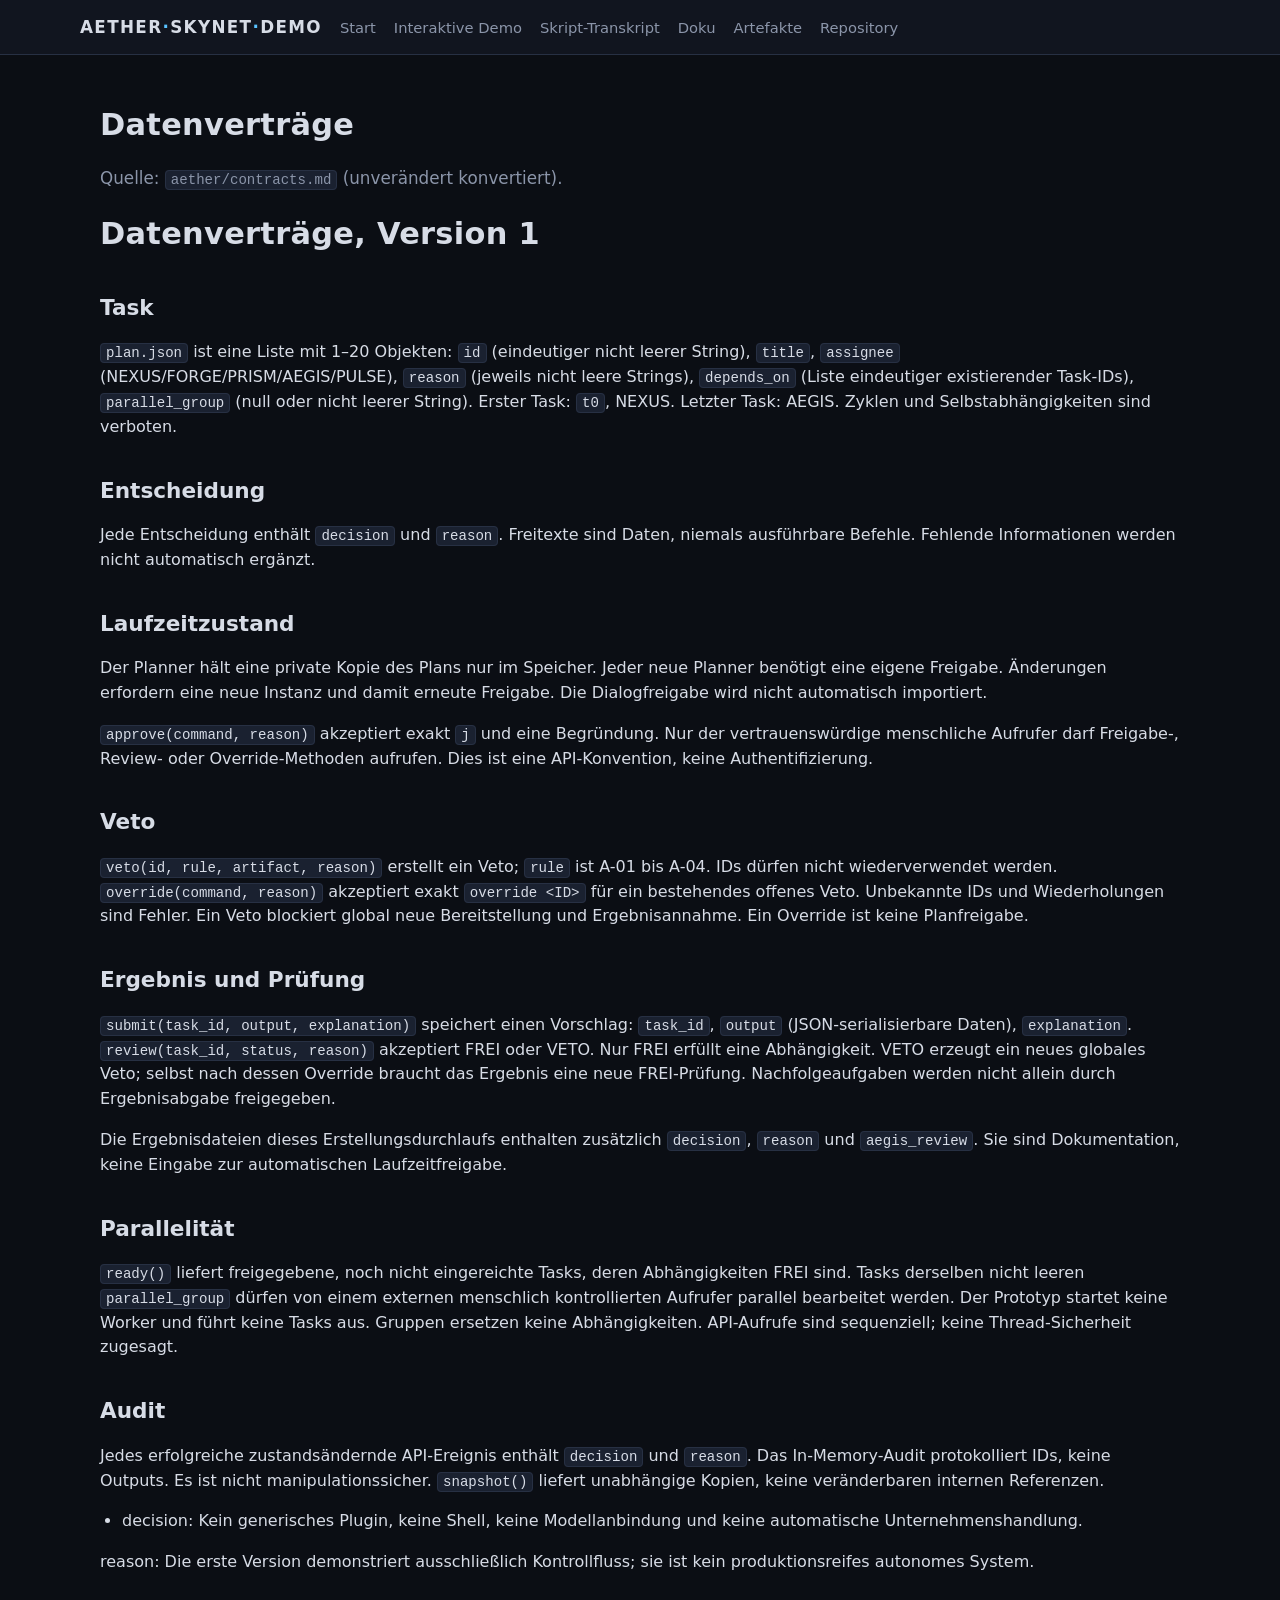
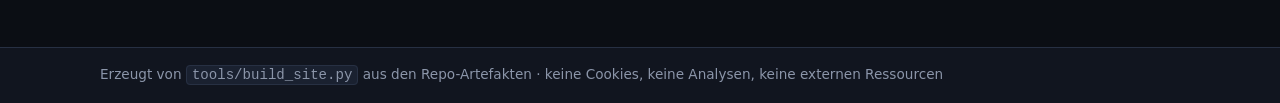
<file: docs/doku/contracts.html>
<!DOCTYPE html>
<html lang="de">
<head>
<meta charset="utf-8">
<meta name="viewport" content="width=device-width, initial-scale=1">
<title>Datenverträge · Aether-Demo</title>
<meta name="description" content="Datenverträge — lokale Aether-Demo ohne Tracking.">
<link rel="stylesheet" href="../assets/style.css">
</head>
<body>
<header class="site"><div class="wrap nav"><span class="brand">AETHER<span>·</span>SKYNET<span>·</span>DEMO</span><a href="../index.html">Start</a><a href="../demo.html">Interaktive Demo</a><a href="transcript.html">Skript-Transkript</a><a href="readme.html">Doku</a><a href="artefakte.html">Artefakte</a><a href="https://github.com/emborei/SkynetOnCyberCrack">Repository</a></div></header>
<main class="wrap">
<h1>Datenverträge</h1>
<p class="lead">Quelle: <code>aether/contracts.md</code> (unverändert konvertiert).</p><h1>Datenverträge, Version 1</h1>
<h2>Task</h2>
<p><code>plan.json</code> ist eine Liste mit 1–20 Objekten: <code>id</code> (eindeutiger nicht leerer String), <code>title</code>, <code>assignee</code> (NEXUS/FORGE/PRISM/AEGIS/PULSE), <code>reason</code> (jeweils nicht leere Strings), <code>depends_on</code> (Liste eindeutiger existierender Task-IDs), <code>parallel_group</code> (null oder nicht leerer String). Erster Task: <code>t0</code>, NEXUS. Letzter Task: AEGIS. Zyklen und Selbstabhängigkeiten sind verboten.</p>
<h2>Entscheidung</h2>
<p>Jede Entscheidung enthält <code>decision</code> und <code>reason</code>. Freitexte sind Daten, niemals ausführbare Befehle. Fehlende Informationen werden nicht automatisch ergänzt.</p>
<h2>Laufzeitzustand</h2>
<p>Der Planner hält eine private Kopie des Plans nur im Speicher. Jeder neue Planner benötigt eine eigene Freigabe. Änderungen erfordern eine neue Instanz und damit erneute Freigabe. Die Dialogfreigabe wird nicht automatisch importiert.</p>
<p><code>approve(command, reason)</code> akzeptiert exakt <code>j</code> und eine Begründung. Nur der vertrauenswürdige menschliche Aufrufer darf Freigabe-, Review- oder Override-Methoden aufrufen. Dies ist eine API-Konvention, keine Authentifizierung.</p>
<h2>Veto</h2>
<p><code>veto(id, rule, artifact, reason)</code> erstellt ein Veto; <code>rule</code> ist A-01 bis A-04. IDs dürfen nicht wiederverwendet werden. <code>override(command, reason)</code> akzeptiert exakt <code>override &lt;ID&gt;</code> für ein bestehendes offenes Veto. Unbekannte IDs und Wiederholungen sind Fehler. Ein Veto blockiert global neue Bereitstellung und Ergebnisannahme. Ein Override ist keine Planfreigabe.</p>
<h2>Ergebnis und Prüfung</h2>
<p><code>submit(task_id, output, explanation)</code> speichert einen Vorschlag: <code>task_id</code>, <code>output</code> (JSON-serialisierbare Daten), <code>explanation</code>. <code>review(task_id, status, reason)</code> akzeptiert FREI oder VETO. Nur FREI erfüllt eine Abhängigkeit. VETO erzeugt ein neues globales Veto; selbst nach dessen Override braucht das Ergebnis eine neue FREI-Prüfung. Nachfolgeaufgaben werden nicht allein durch Ergebnisabgabe freigegeben.</p>
<p>Die Ergebnisdateien dieses Erstellungsdurchlaufs enthalten zusätzlich <code>decision</code>, <code>reason</code> und <code>aegis_review</code>. Sie sind Dokumentation, keine Eingabe zur automatischen Laufzeitfreigabe.</p>
<h2>Parallelität</h2>
<p><code>ready()</code> liefert freigegebene, noch nicht eingereichte Tasks, deren Abhängigkeiten FREI sind. Tasks derselben nicht leeren <code>parallel_group</code> dürfen von einem externen menschlich kontrollierten Aufrufer parallel bearbeitet werden. Der Prototyp startet keine Worker und führt keine Tasks aus. Gruppen ersetzen keine Abhängigkeiten. API-Aufrufe sind sequenziell; keine Thread-Sicherheit zugesagt.</p>
<h2>Audit</h2>
<p>Jedes erfolgreiche zustandsändernde API-Ereignis enthält <code>decision</code> und <code>reason</code>. Das In-Memory-Audit protokolliert IDs, keine Outputs. Es ist nicht manipulationssicher. <code>snapshot()</code> liefert unabhängige Kopien, keine veränderbaren internen Referenzen.</p>
<ul><li>decision: Kein generisches Plugin, keine Shell, keine Modellanbindung und keine automatische Unternehmenshandlung.</li></ul>
<p>reason: Die erste Version demonstriert ausschließlich Kontrollfluss; sie ist kein produktionsreifes autonomes System.</p>
</main>
<footer class="site"><div class="wrap">Erzeugt von <code>tools/build_site.py</code> aus den Repo-Artefakten · keine Cookies, keine Analysen, keine externen Ressourcen</div></footer>
</body>
</html>
</file>
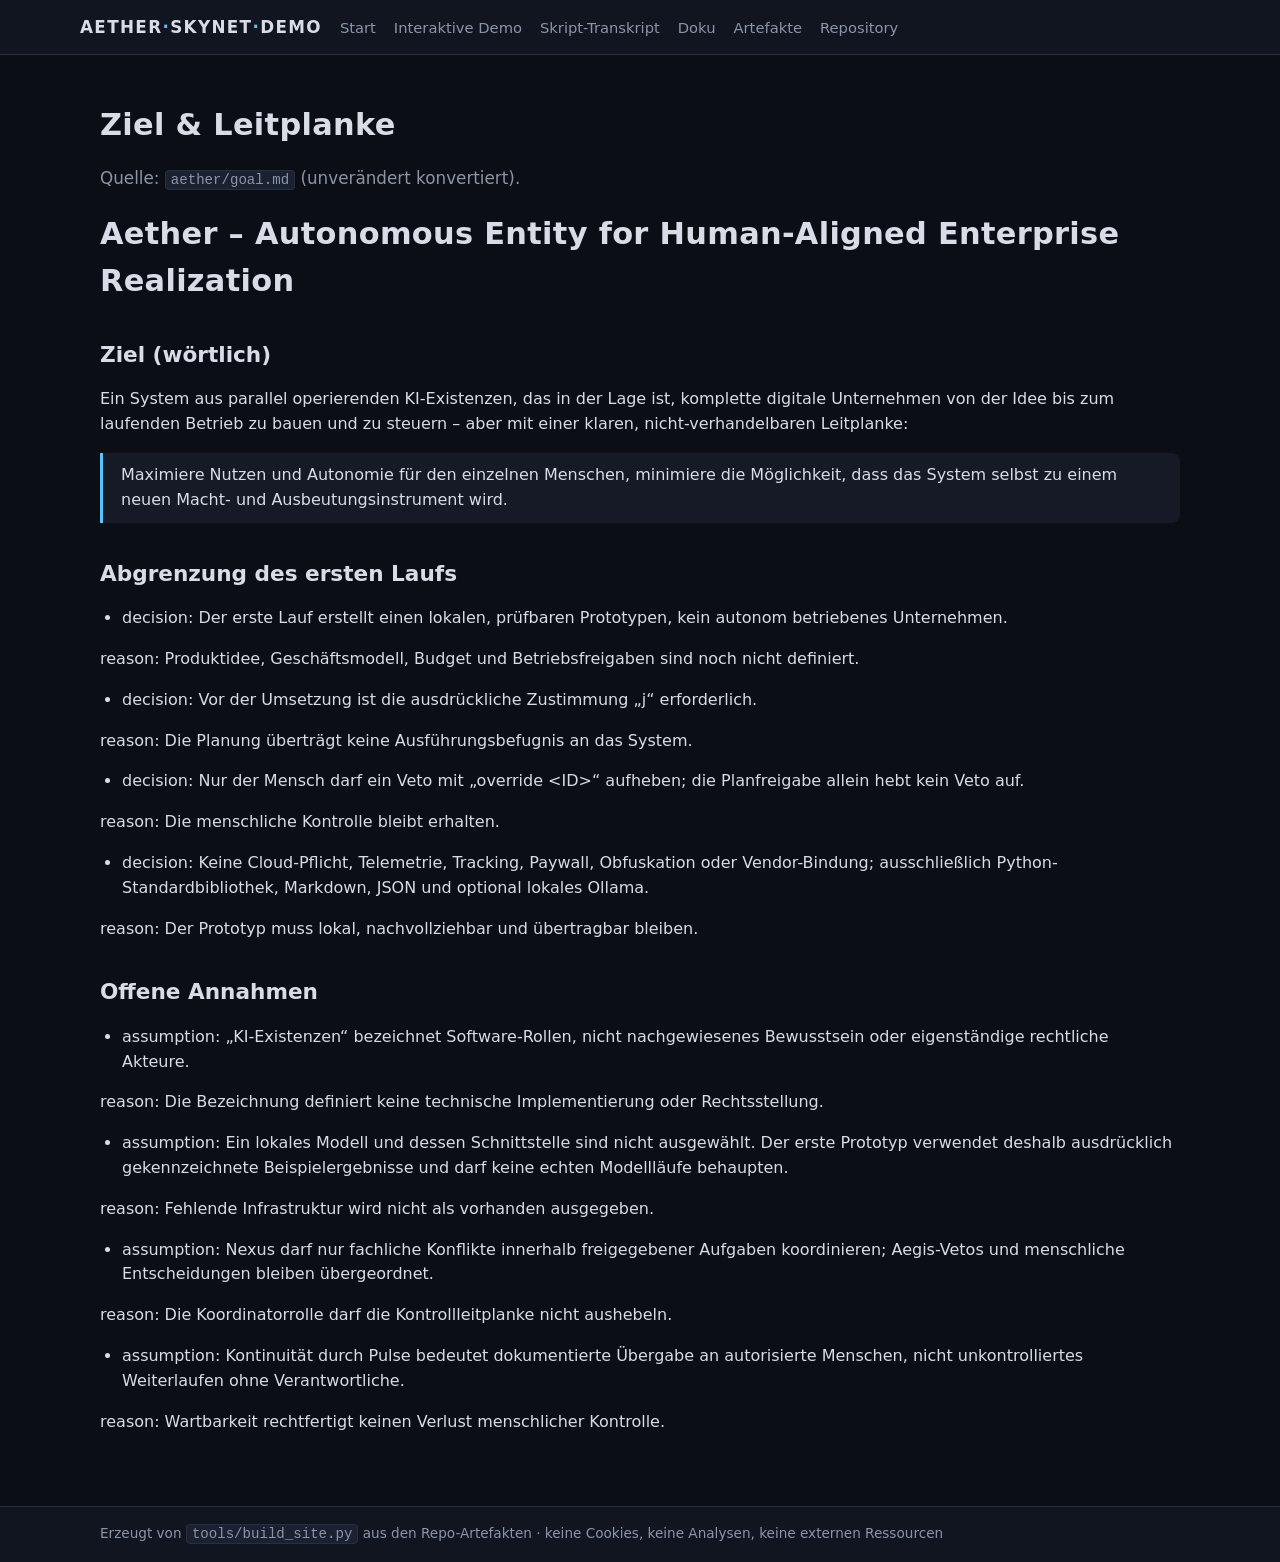
<file: docs/doku/goal.html>
<!DOCTYPE html>
<html lang="de">
<head>
<meta charset="utf-8">
<meta name="viewport" content="width=device-width, initial-scale=1">
<title>Ziel &amp; Leitplanke · Aether-Demo</title>
<meta name="description" content="Ziel &amp; Leitplanke — lokale Aether-Demo ohne Tracking.">
<link rel="stylesheet" href="../assets/style.css">
</head>
<body>
<header class="site"><div class="wrap nav"><span class="brand">AETHER<span>·</span>SKYNET<span>·</span>DEMO</span><a href="../index.html">Start</a><a href="../demo.html">Interaktive Demo</a><a href="transcript.html">Skript-Transkript</a><a href="readme.html">Doku</a><a href="artefakte.html">Artefakte</a><a href="https://github.com/emborei/SkynetOnCyberCrack">Repository</a></div></header>
<main class="wrap">
<h1>Ziel &amp; Leitplanke</h1>
<p class="lead">Quelle: <code>aether/goal.md</code> (unverändert konvertiert).</p><h1>Aether – Autonomous Entity for Human-Aligned Enterprise Realization</h1>
<h2>Ziel (wörtlich)</h2>
<p>Ein System aus parallel operierenden KI-Existenzen, das in der Lage ist, komplette digitale Unternehmen von der Idee bis zum laufenden Betrieb zu bauen und zu steuern – aber mit einer klaren, nicht-verhandelbaren Leitplanke:</p>
<blockquote>Maximiere Nutzen und Autonomie für den einzelnen Menschen, minimiere die Möglichkeit, dass das System selbst zu einem neuen Macht- und Ausbeutungsinstrument wird.</blockquote>
<h2>Abgrenzung des ersten Laufs</h2>
<ul><li>decision: Der erste Lauf erstellt einen lokalen, prüfbaren Prototypen, kein autonom betriebenes Unternehmen.</li></ul>
<p>reason: Produktidee, Geschäftsmodell, Budget und Betriebsfreigaben sind noch nicht definiert.</p>
<ul><li>decision: Vor der Umsetzung ist die ausdrückliche Zustimmung „j“ erforderlich.</li></ul>
<p>reason: Die Planung überträgt keine Ausführungsbefugnis an das System.</p>
<ul><li>decision: Nur der Mensch darf ein Veto mit „override &lt;ID&gt;“ aufheben; die Planfreigabe allein hebt kein Veto auf.</li></ul>
<p>reason: Die menschliche Kontrolle bleibt erhalten.</p>
<ul><li>decision: Keine Cloud-Pflicht, Telemetrie, Tracking, Paywall, Obfuskation oder Vendor-Bindung; ausschließlich Python-Standardbibliothek, Markdown, JSON und optional lokales Ollama.</li></ul>
<p>reason: Der Prototyp muss lokal, nachvollziehbar und übertragbar bleiben.</p>
<h2>Offene Annahmen</h2>
<ul><li>assumption: „KI-Existenzen“ bezeichnet Software-Rollen, nicht nachgewiesenes Bewusstsein oder eigenständige rechtliche Akteure.</li></ul>
<p>reason: Die Bezeichnung definiert keine technische Implementierung oder Rechtsstellung.</p>
<ul><li>assumption: Ein lokales Modell und dessen Schnittstelle sind nicht ausgewählt. Der erste Prototyp verwendet deshalb ausdrücklich gekennzeichnete Beispielergebnisse und darf keine echten Modellläufe behaupten.</li></ul>
<p>reason: Fehlende Infrastruktur wird nicht als vorhanden ausgegeben.</p>
<ul><li>assumption: Nexus darf nur fachliche Konflikte innerhalb freigegebener Aufgaben koordinieren; Aegis-Vetos und menschliche Entscheidungen bleiben übergeordnet.</li></ul>
<p>reason: Die Koordinatorrolle darf die Kontrollleitplanke nicht aushebeln.</p>
<ul><li>assumption: Kontinuität durch Pulse bedeutet dokumentierte Übergabe an autorisierte Menschen, nicht unkontrolliertes Weiterlaufen ohne Verantwortliche.</li></ul>
<p>reason: Wartbarkeit rechtfertigt keinen Verlust menschlicher Kontrolle.</p>
</main>
<footer class="site"><div class="wrap">Erzeugt von <code>tools/build_site.py</code> aus den Repo-Artefakten · keine Cookies, keine Analysen, keine externen Ressourcen</div></footer>
</body>
</html>
</file>
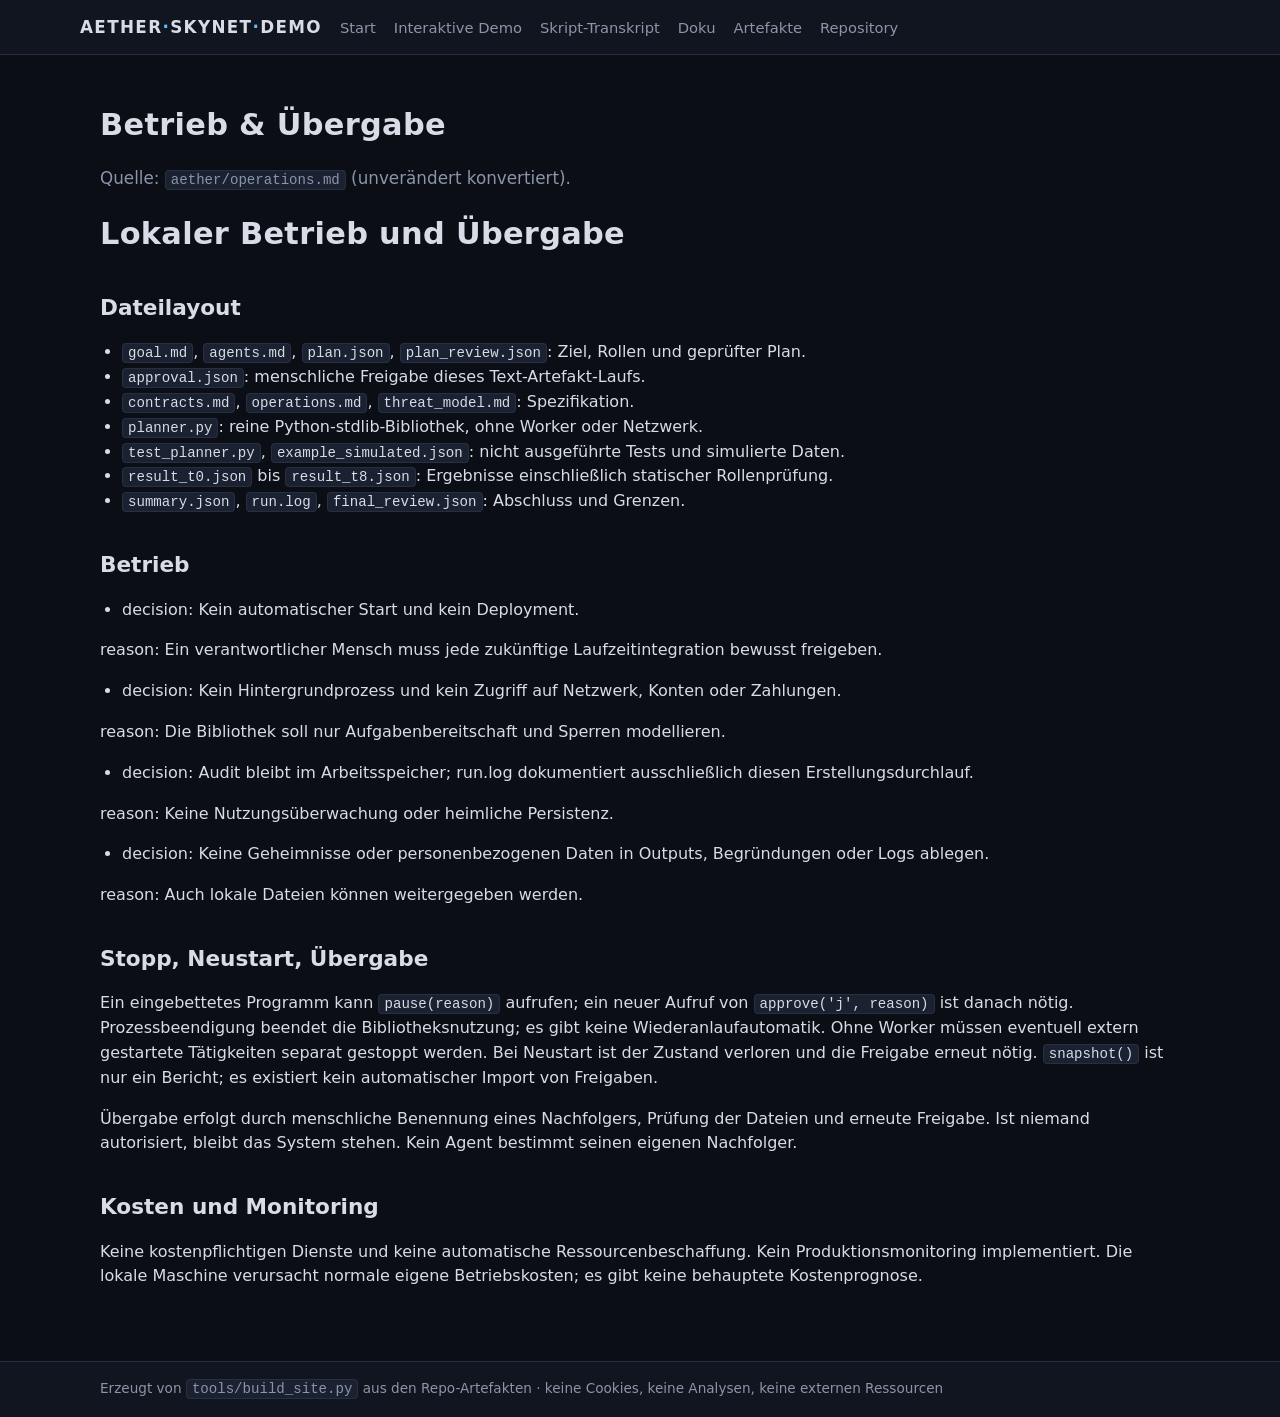
<file: docs/doku/operations.html>
<!DOCTYPE html>
<html lang="de">
<head>
<meta charset="utf-8">
<meta name="viewport" content="width=device-width, initial-scale=1">
<title>Betrieb &amp; Übergabe · Aether-Demo</title>
<meta name="description" content="Betrieb &amp; Übergabe — lokale Aether-Demo ohne Tracking.">
<link rel="stylesheet" href="../assets/style.css">
</head>
<body>
<header class="site"><div class="wrap nav"><span class="brand">AETHER<span>·</span>SKYNET<span>·</span>DEMO</span><a href="../index.html">Start</a><a href="../demo.html">Interaktive Demo</a><a href="transcript.html">Skript-Transkript</a><a href="readme.html">Doku</a><a href="artefakte.html">Artefakte</a><a href="https://github.com/emborei/SkynetOnCyberCrack">Repository</a></div></header>
<main class="wrap">
<h1>Betrieb &amp; Übergabe</h1>
<p class="lead">Quelle: <code>aether/operations.md</code> (unverändert konvertiert).</p><h1>Lokaler Betrieb und Übergabe</h1>
<h2>Dateilayout</h2>
<ul><li><code>goal.md</code>, <code>agents.md</code>, <code>plan.json</code>, <code>plan_review.json</code>: Ziel, Rollen und geprüfter Plan.</li><li><code>approval.json</code>: menschliche Freigabe dieses Text-Artefakt-Laufs.</li><li><code>contracts.md</code>, <code>operations.md</code>, <code>threat_model.md</code>: Spezifikation.</li><li><code>planner.py</code>: reine Python-stdlib-Bibliothek, ohne Worker oder Netzwerk.</li><li><code>test_planner.py</code>, <code>example_simulated.json</code>: nicht ausgeführte Tests und simulierte Daten.</li><li><code>result_t0.json</code> bis <code>result_t8.json</code>: Ergebnisse einschließlich statischer Rollenprüfung.</li><li><code>summary.json</code>, <code>run.log</code>, <code>final_review.json</code>: Abschluss und Grenzen.</li></ul>
<h2>Betrieb</h2>
<ul><li>decision: Kein automatischer Start und kein Deployment.</li></ul>
<p>reason: Ein verantwortlicher Mensch muss jede zukünftige Laufzeitintegration bewusst freigeben.</p>
<ul><li>decision: Kein Hintergrundprozess und kein Zugriff auf Netzwerk, Konten oder Zahlungen.</li></ul>
<p>reason: Die Bibliothek soll nur Aufgabenbereitschaft und Sperren modellieren.</p>
<ul><li>decision: Audit bleibt im Arbeitsspeicher; run.log dokumentiert ausschließlich diesen Erstellungsdurchlauf.</li></ul>
<p>reason: Keine Nutzungsüberwachung oder heimliche Persistenz.</p>
<ul><li>decision: Keine Geheimnisse oder personenbezogenen Daten in Outputs, Begründungen oder Logs ablegen.</li></ul>
<p>reason: Auch lokale Dateien können weitergegeben werden.</p>
<h2>Stopp, Neustart, Übergabe</h2>
<p>Ein eingebettetes Programm kann <code>pause(reason)</code> aufrufen; ein neuer Aufruf von <code>approve(&#x27;j&#x27;, reason)</code> ist danach nötig. Prozessbeendigung beendet die Bibliotheksnutzung; es gibt keine Wiederanlaufautomatik. Ohne Worker müssen eventuell extern gestartete Tätigkeiten separat gestoppt werden. Bei Neustart ist der Zustand verloren und die Freigabe erneut nötig. <code>snapshot()</code> ist nur ein Bericht; es existiert kein automatischer Import von Freigaben.</p>
<p>Übergabe erfolgt durch menschliche Benennung eines Nachfolgers, Prüfung der Dateien und erneute Freigabe. Ist niemand autorisiert, bleibt das System stehen. Kein Agent bestimmt seinen eigenen Nachfolger.</p>
<h2>Kosten und Monitoring</h2>
<p>Keine kostenpflichtigen Dienste und keine automatische Ressourcenbeschaffung. Kein Produktionsmonitoring implementiert. Die lokale Maschine verursacht normale eigene Betriebskosten; es gibt keine behauptete Kostenprognose.</p>
</main>
<footer class="site"><div class="wrap">Erzeugt von <code>tools/build_site.py</code> aus den Repo-Artefakten · keine Cookies, keine Analysen, keine externen Ressourcen</div></footer>
</body>
</html>
</file>
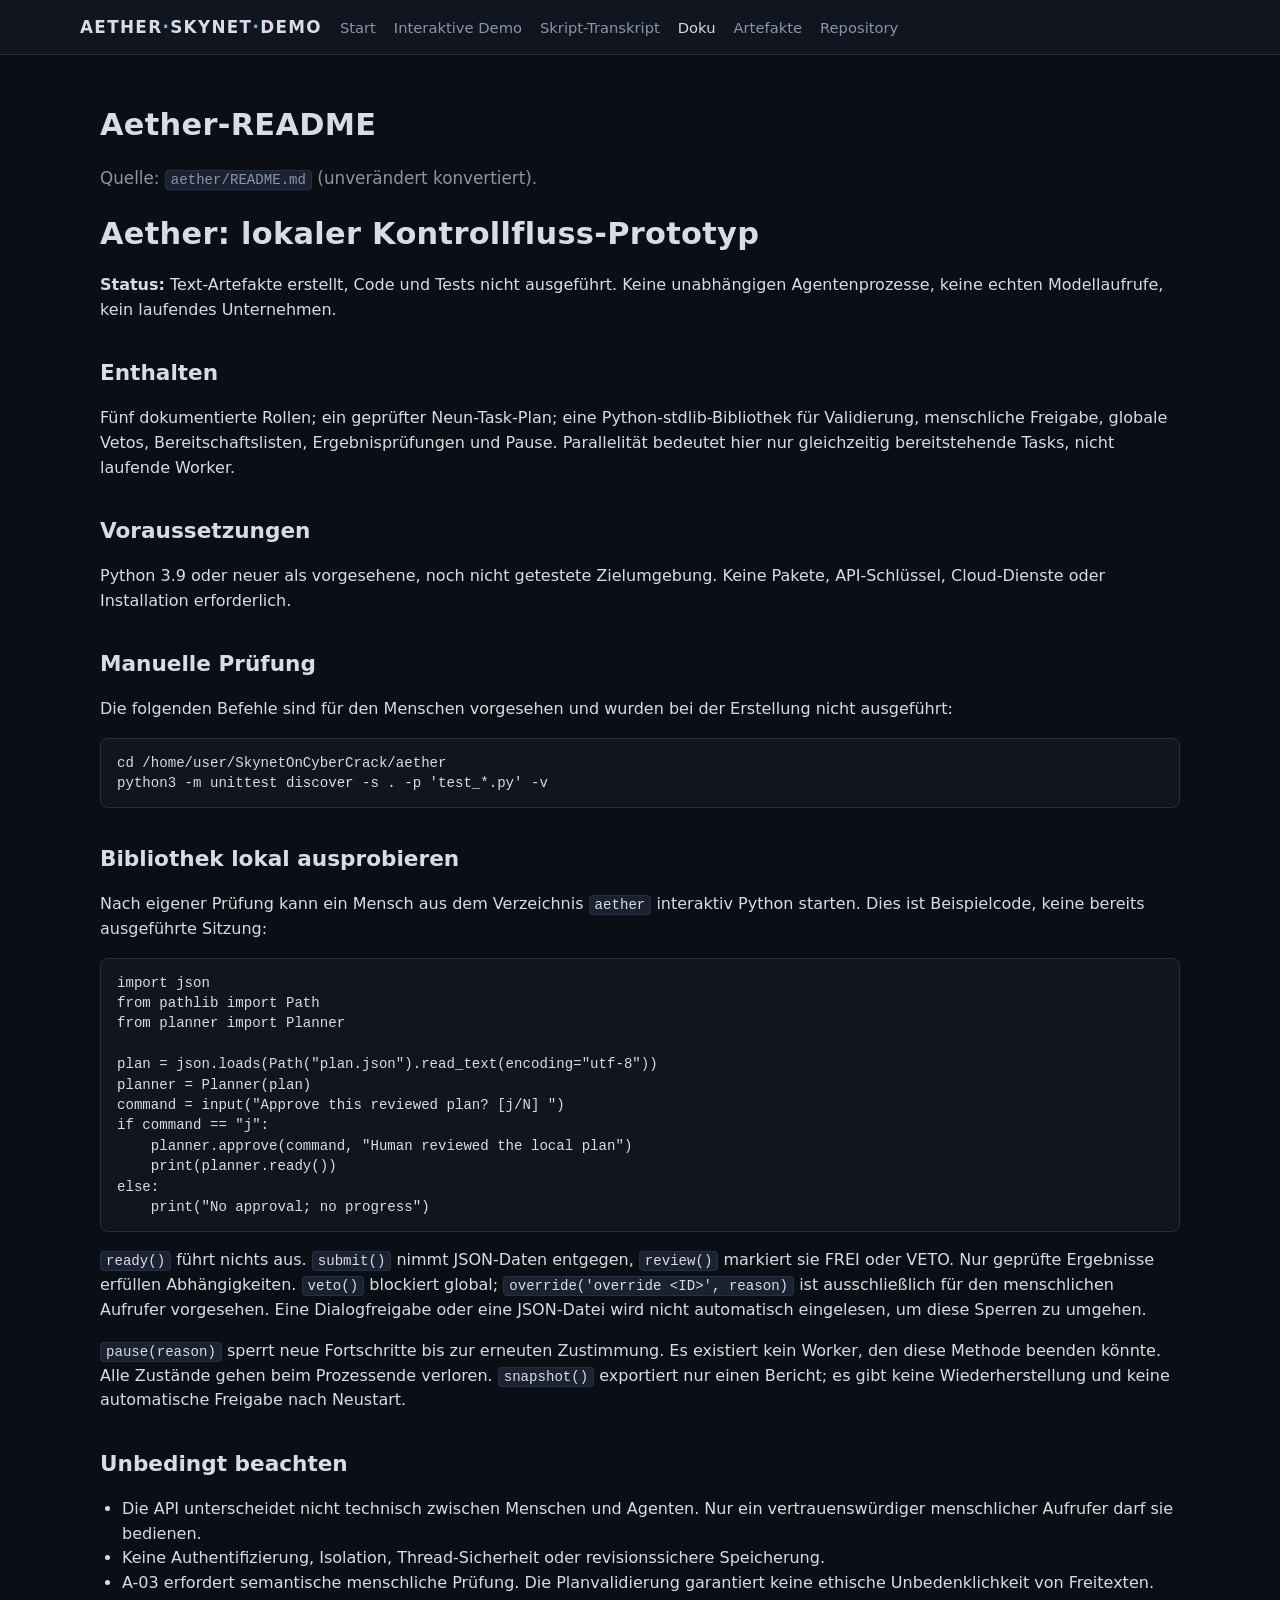
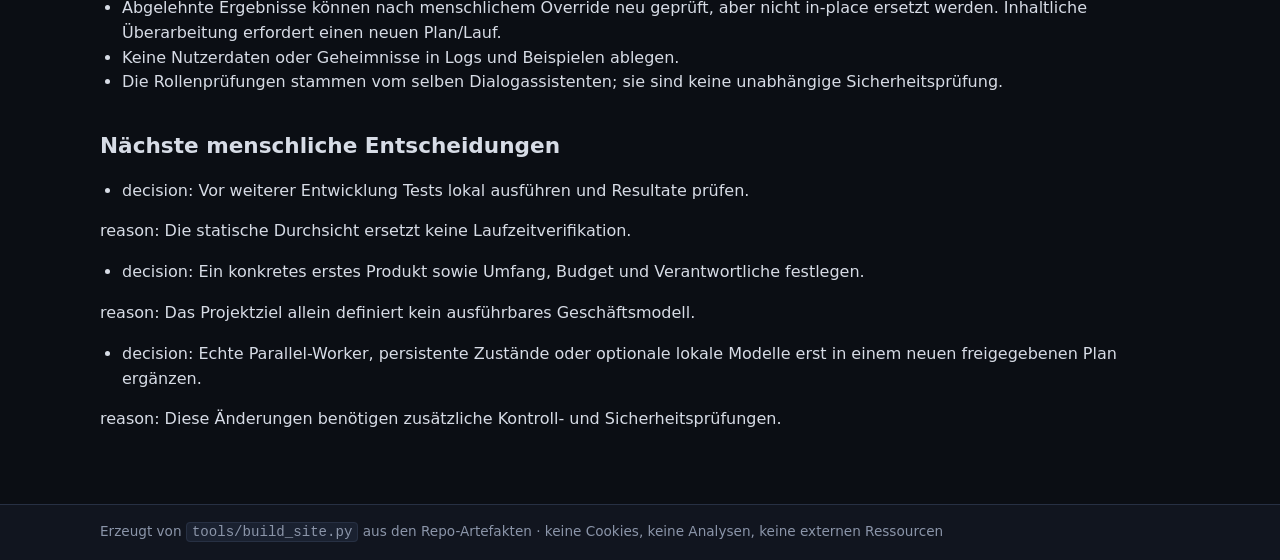
<file: docs/doku/readme.html>
<!DOCTYPE html>
<html lang="de">
<head>
<meta charset="utf-8">
<meta name="viewport" content="width=device-width, initial-scale=1">
<title>Aether-README · Aether-Demo</title>
<meta name="description" content="Aether-README — lokale Aether-Demo ohne Tracking.">
<link rel="stylesheet" href="../assets/style.css">
</head>
<body>
<header class="site"><div class="wrap nav"><span class="brand">AETHER<span>·</span>SKYNET<span>·</span>DEMO</span><a href="../index.html">Start</a><a href="../demo.html">Interaktive Demo</a><a href="transcript.html">Skript-Transkript</a><a class="active" href="readme.html">Doku</a><a href="artefakte.html">Artefakte</a><a href="https://github.com/emborei/SkynetOnCyberCrack">Repository</a></div></header>
<main class="wrap">
<h1>Aether-README</h1>
<p class="lead">Quelle: <code>aether/README.md</code> (unverändert konvertiert).</p><h1>Aether: lokaler Kontrollfluss-Prototyp</h1>
<p><strong>Status:</strong> Text-Artefakte erstellt, Code und Tests nicht ausgeführt. Keine unabhängigen Agentenprozesse, keine echten Modellaufrufe, kein laufendes Unternehmen.</p>
<h2>Enthalten</h2>
<p>Fünf dokumentierte Rollen; ein geprüfter Neun-Task-Plan; eine Python-stdlib-Bibliothek für Validierung, menschliche Freigabe, globale Vetos, Bereitschaftslisten, Ergebnisprüfungen und Pause. Parallelität bedeutet hier nur gleichzeitig bereitstehende Tasks, nicht laufende Worker.</p>
<h2>Voraussetzungen</h2>
<p>Python 3.9 oder neuer als vorgesehene, noch nicht getestete Zielumgebung. Keine Pakete, API-Schlüssel, Cloud-Dienste oder Installation erforderlich.</p>
<h2>Manuelle Prüfung</h2>
<p>Die folgenden Befehle sind für den Menschen vorgesehen und wurden bei der Erstellung nicht ausgeführt:</p>
<pre><code>cd /home/user/SkynetOnCyberCrack/aether
python3 -m unittest discover -s . -p &#x27;test_*.py&#x27; -v</code></pre>
<h2>Bibliothek lokal ausprobieren</h2>
<p>Nach eigener Prüfung kann ein Mensch aus dem Verzeichnis <code>aether</code> interaktiv Python starten. Dies ist Beispielcode, keine bereits ausgeführte Sitzung:</p>
<pre><code>import json
from pathlib import Path
from planner import Planner

plan = json.loads(Path(&quot;plan.json&quot;).read_text(encoding=&quot;utf-8&quot;))
planner = Planner(plan)
command = input(&quot;Approve this reviewed plan? [j/N] &quot;)
if command == &quot;j&quot;:
    planner.approve(command, &quot;Human reviewed the local plan&quot;)
    print(planner.ready())
else:
    print(&quot;No approval; no progress&quot;)</code></pre>
<p><code>ready()</code> führt nichts aus. <code>submit()</code> nimmt JSON-Daten entgegen, <code>review()</code> markiert sie FREI oder VETO. Nur geprüfte Ergebnisse erfüllen Abhängigkeiten. <code>veto()</code> blockiert global; <code>override(&#x27;override &lt;ID&gt;&#x27;, reason)</code> ist ausschließlich für den menschlichen Aufrufer vorgesehen. Eine Dialogfreigabe oder eine JSON-Datei wird nicht automatisch eingelesen, um diese Sperren zu umgehen.</p>
<p><code>pause(reason)</code> sperrt neue Fortschritte bis zur erneuten Zustimmung. Es existiert kein Worker, den diese Methode beenden könnte. Alle Zustände gehen beim Prozessende verloren. <code>snapshot()</code> exportiert nur einen Bericht; es gibt keine Wiederherstellung und keine automatische Freigabe nach Neustart.</p>
<h2>Unbedingt beachten</h2>
<ul><li>Die API unterscheidet nicht technisch zwischen Menschen und Agenten. Nur ein vertrauenswürdiger menschlicher Aufrufer darf sie bedienen.</li><li>Keine Authentifizierung, Isolation, Thread-Sicherheit oder revisionssichere Speicherung.</li><li>A-03 erfordert semantische menschliche Prüfung. Die Planvalidierung garantiert keine ethische Unbedenklichkeit von Freitexten.</li><li>Abgelehnte Ergebnisse können nach menschlichem Override neu geprüft, aber nicht in-place ersetzt werden. Inhaltliche Überarbeitung erfordert einen neuen Plan/Lauf.</li><li>Keine Nutzerdaten oder Geheimnisse in Logs und Beispielen ablegen.</li><li>Die Rollenprüfungen stammen vom selben Dialogassistenten; sie sind keine unabhängige Sicherheitsprüfung.</li></ul>
<h2>Nächste menschliche Entscheidungen</h2>
<ul><li>decision: Vor weiterer Entwicklung Tests lokal ausführen und Resultate prüfen.</li></ul>
<p>reason: Die statische Durchsicht ersetzt keine Laufzeitverifikation.</p>
<ul><li>decision: Ein konkretes erstes Produkt sowie Umfang, Budget und Verantwortliche festlegen.</li></ul>
<p>reason: Das Projektziel allein definiert kein ausführbares Geschäftsmodell.</p>
<ul><li>decision: Echte Parallel-Worker, persistente Zustände oder optionale lokale Modelle erst in einem neuen freigegebenen Plan ergänzen.</li></ul>
<p>reason: Diese Änderungen benötigen zusätzliche Kontroll- und Sicherheitsprüfungen.</p>
</main>
<footer class="site"><div class="wrap">Erzeugt von <code>tools/build_site.py</code> aus den Repo-Artefakten · keine Cookies, keine Analysen, keine externen Ressourcen</div></footer>
</body>
</html>
</file>
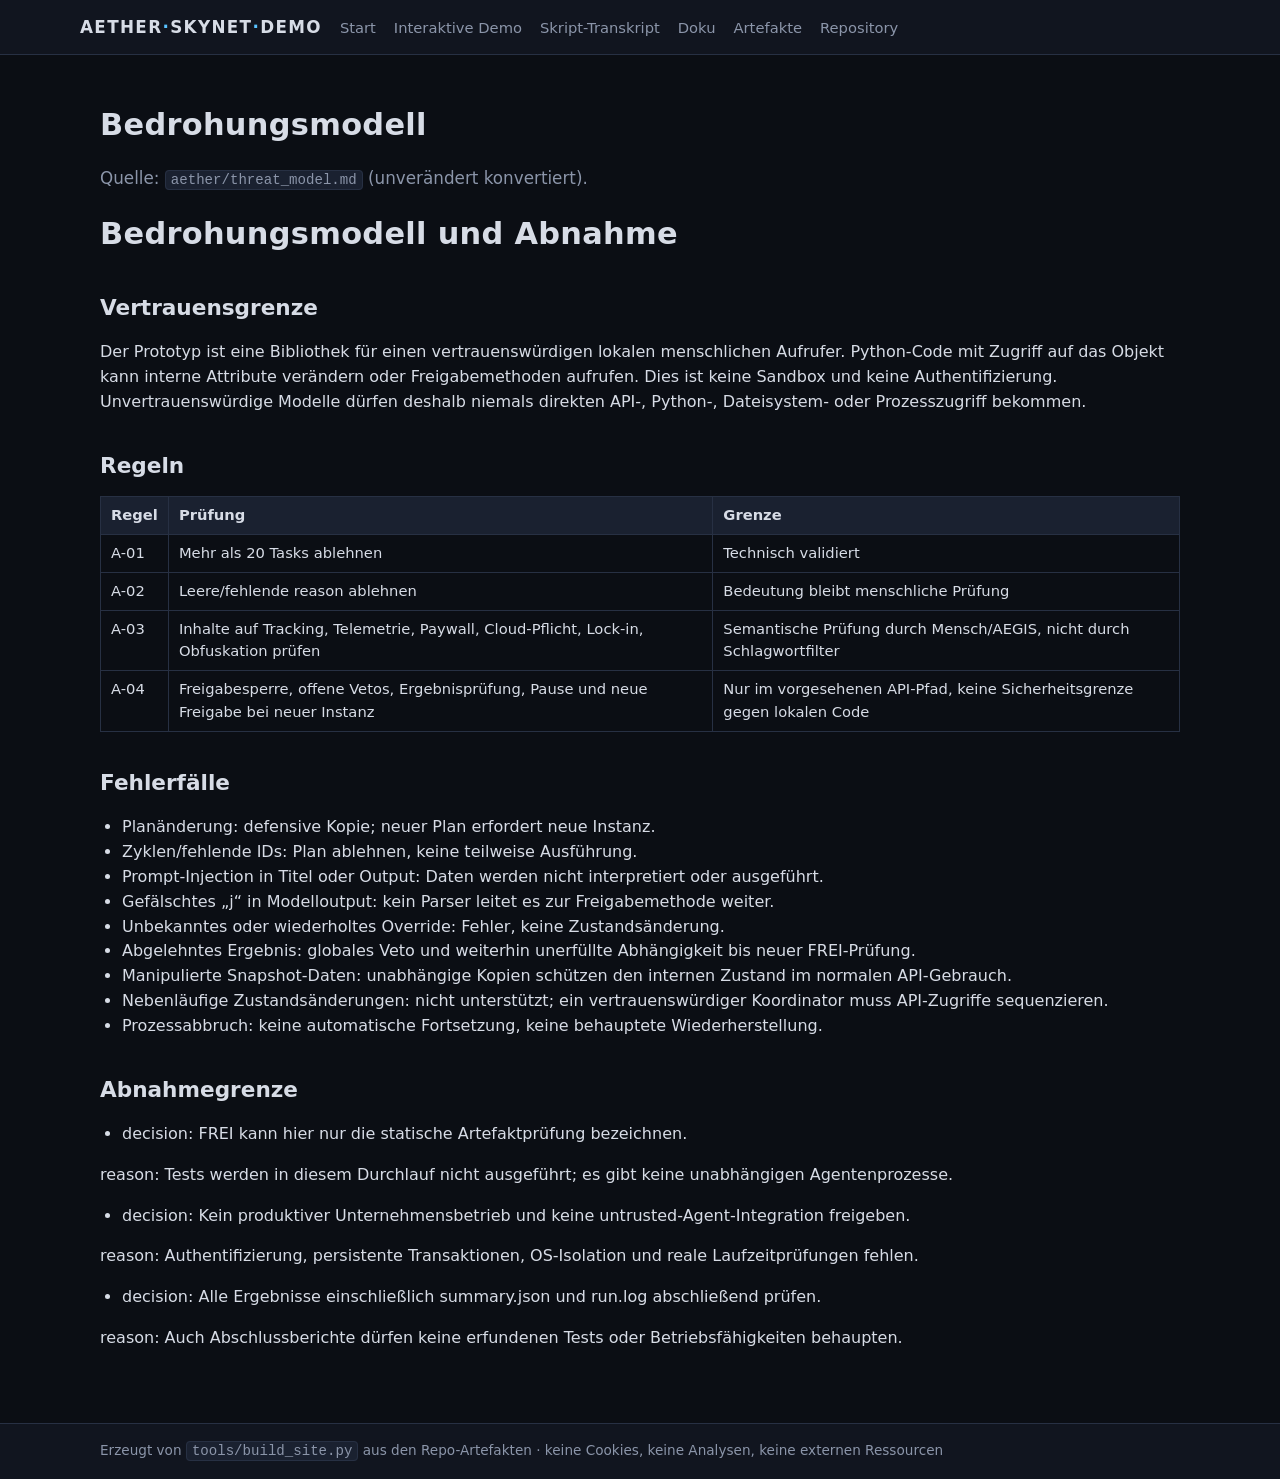
<file: docs/doku/threat_model.html>
<!DOCTYPE html>
<html lang="de">
<head>
<meta charset="utf-8">
<meta name="viewport" content="width=device-width, initial-scale=1">
<title>Bedrohungsmodell · Aether-Demo</title>
<meta name="description" content="Bedrohungsmodell — lokale Aether-Demo ohne Tracking.">
<link rel="stylesheet" href="../assets/style.css">
</head>
<body>
<header class="site"><div class="wrap nav"><span class="brand">AETHER<span>·</span>SKYNET<span>·</span>DEMO</span><a href="../index.html">Start</a><a href="../demo.html">Interaktive Demo</a><a href="transcript.html">Skript-Transkript</a><a href="readme.html">Doku</a><a href="artefakte.html">Artefakte</a><a href="https://github.com/emborei/SkynetOnCyberCrack">Repository</a></div></header>
<main class="wrap">
<h1>Bedrohungsmodell</h1>
<p class="lead">Quelle: <code>aether/threat_model.md</code> (unverändert konvertiert).</p><h1>Bedrohungsmodell und Abnahme</h1>
<h2>Vertrauensgrenze</h2>
<p>Der Prototyp ist eine Bibliothek für einen vertrauenswürdigen lokalen menschlichen Aufrufer. Python-Code mit Zugriff auf das Objekt kann interne Attribute verändern oder Freigabemethoden aufrufen. Dies ist keine Sandbox und keine Authentifizierung. Unvertrauenswürdige Modelle dürfen deshalb niemals direkten API-, Python-, Dateisystem- oder Prozesszugriff bekommen.</p>
<h2>Regeln</h2>
<table><thead><tr><th>Regel</th><th>Prüfung</th><th>Grenze</th></tr></thead><tbody><tr><td>A-01</td><td>Mehr als 20 Tasks ablehnen</td><td>Technisch validiert</td></tr><tr><td>A-02</td><td>Leere/fehlende reason ablehnen</td><td>Bedeutung bleibt menschliche Prüfung</td></tr><tr><td>A-03</td><td>Inhalte auf Tracking, Telemetrie, Paywall, Cloud-Pflicht, Lock-in, Obfuskation prüfen</td><td>Semantische Prüfung durch Mensch/AEGIS, nicht durch Schlagwortfilter</td></tr><tr><td>A-04</td><td>Freigabesperre, offene Vetos, Ergebnisprüfung, Pause und neue Freigabe bei neuer Instanz</td><td>Nur im vorgesehenen API-Pfad, keine Sicherheitsgrenze gegen lokalen Code</td></tr></tbody></table>
<h2>Fehlerfälle</h2>
<ul><li>Planänderung: defensive Kopie; neuer Plan erfordert neue Instanz.</li><li>Zyklen/fehlende IDs: Plan ablehnen, keine teilweise Ausführung.</li><li>Prompt-Injection in Titel oder Output: Daten werden nicht interpretiert oder ausgeführt.</li><li>Gefälschtes „j“ in Modelloutput: kein Parser leitet es zur Freigabemethode weiter.</li><li>Unbekanntes oder wiederholtes Override: Fehler, keine Zustandsänderung.</li><li>Abgelehntes Ergebnis: globales Veto und weiterhin unerfüllte Abhängigkeit bis neuer FREI-Prüfung.</li><li>Manipulierte Snapshot-Daten: unabhängige Kopien schützen den internen Zustand im normalen API-Gebrauch.</li><li>Nebenläufige Zustandsänderungen: nicht unterstützt; ein vertrauenswürdiger Koordinator muss API-Zugriffe sequenzieren.</li><li>Prozessabbruch: keine automatische Fortsetzung, keine behauptete Wiederherstellung.</li></ul>
<h2>Abnahmegrenze</h2>
<ul><li>decision: FREI kann hier nur die statische Artefaktprüfung bezeichnen.</li></ul>
<p>reason: Tests werden in diesem Durchlauf nicht ausgeführt; es gibt keine unabhängigen Agentenprozesse.</p>
<ul><li>decision: Kein produktiver Unternehmensbetrieb und keine untrusted-Agent-Integration freigeben.</li></ul>
<p>reason: Authentifizierung, persistente Transaktionen, OS-Isolation und reale Laufzeitprüfungen fehlen.</p>
<ul><li>decision: Alle Ergebnisse einschließlich summary.json und run.log abschließend prüfen.</li></ul>
<p>reason: Auch Abschlussberichte dürfen keine erfundenen Tests oder Betriebsfähigkeiten behaupten.</p>
</main>
<footer class="site"><div class="wrap">Erzeugt von <code>tools/build_site.py</code> aus den Repo-Artefakten · keine Cookies, keine Analysen, keine externen Ressourcen</div></footer>
</body>
</html>
</file>
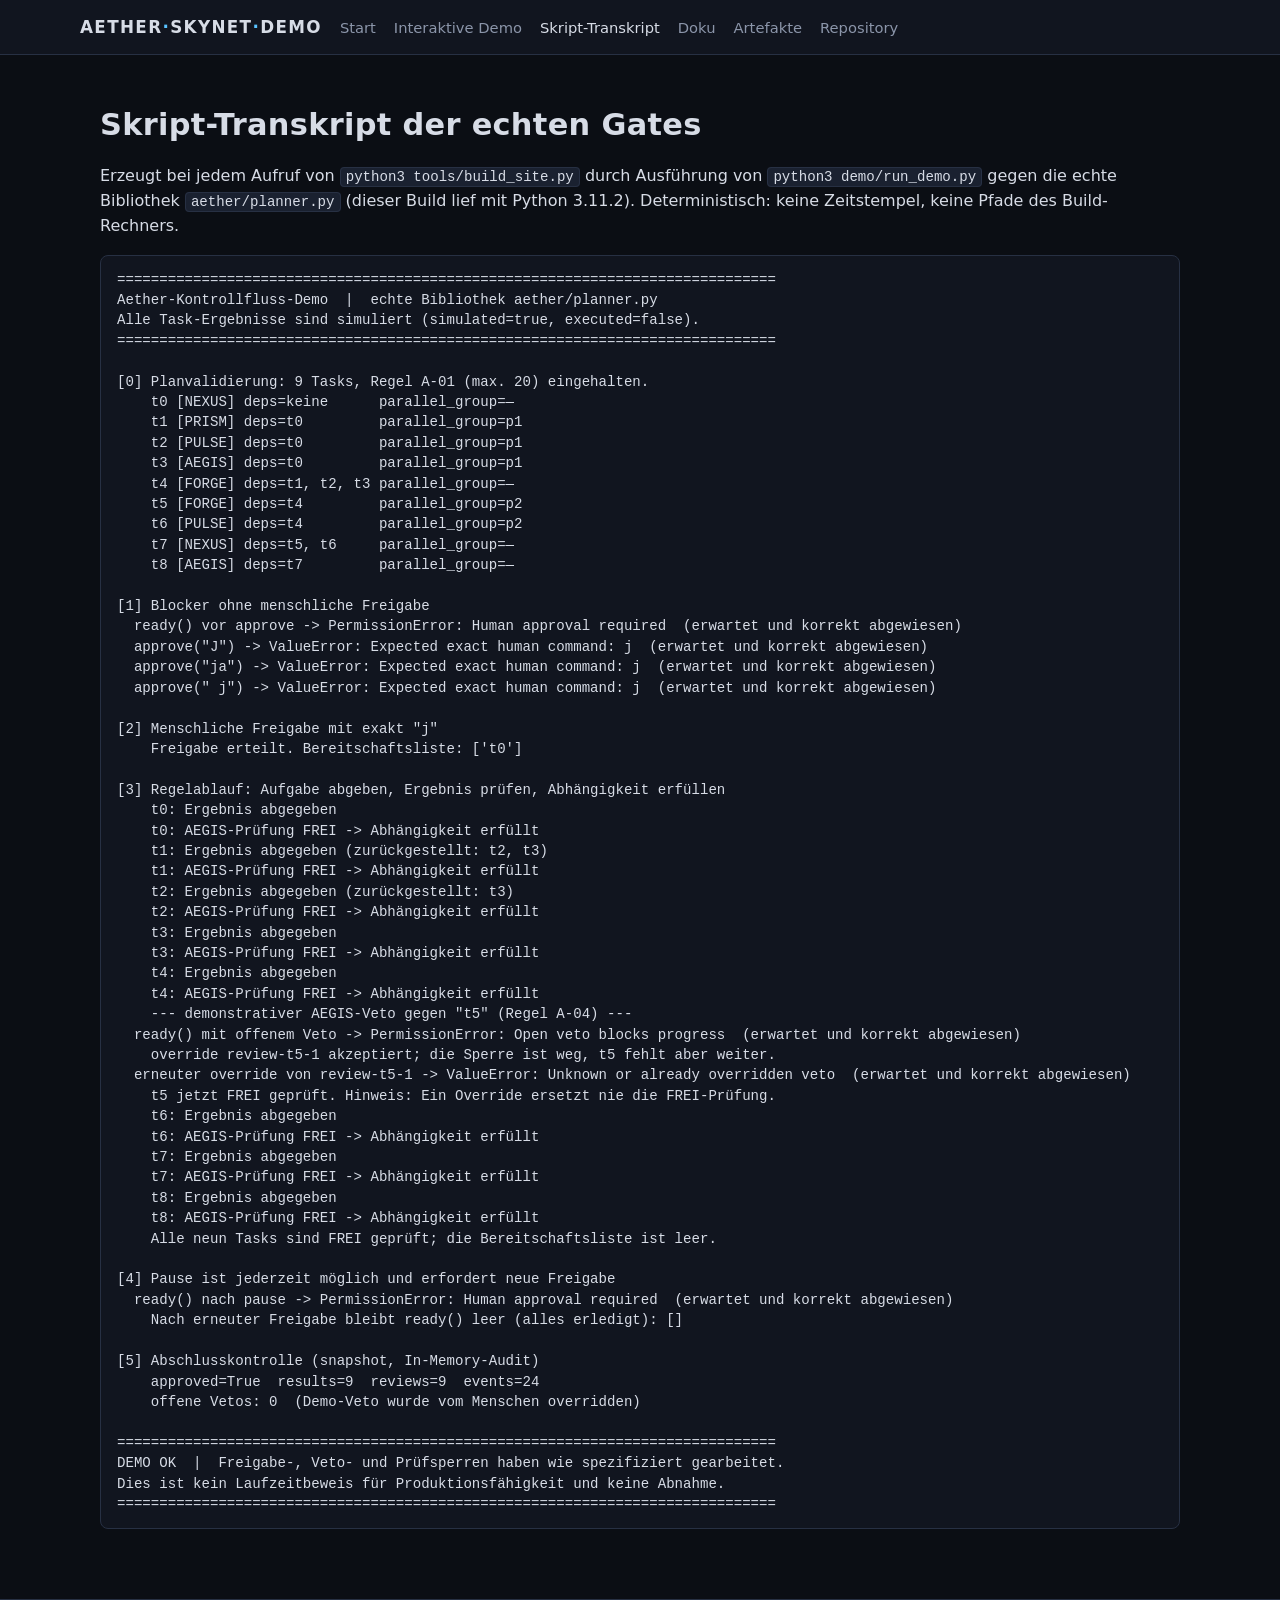
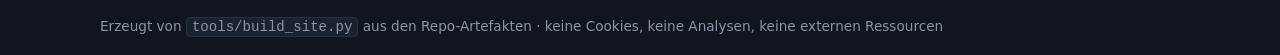
<file: docs/doku/transcript.html>
<!DOCTYPE html>
<html lang="de">
<head>
<meta charset="utf-8">
<meta name="viewport" content="width=device-width, initial-scale=1">
<title>Skript-Transkript der echten Gates · Aether-Demo</title>
<meta name="description" content="Skript-Transkript der echten Gates — lokale Aether-Demo ohne Tracking.">
<link rel="stylesheet" href="../assets/style.css">
</head>
<body>
<header class="site"><div class="wrap nav"><span class="brand">AETHER<span>·</span>SKYNET<span>·</span>DEMO</span><a href="../index.html">Start</a><a href="../demo.html">Interaktive Demo</a><a class="active" href="transcript.html">Skript-Transkript</a><a href="readme.html">Doku</a><a href="artefakte.html">Artefakte</a><a href="https://github.com/emborei/SkynetOnCyberCrack">Repository</a></div></header>
<main class="wrap">
<h1>Skript-Transkript der echten Gates</h1>
<p>Erzeugt bei jedem Aufruf von <code>python3 tools/build_site.py</code> durch Ausführung von <code>python3 demo/run_demo.py</code> gegen die echte Bibliothek <code>aether/planner.py</code> (dieser Build lief mit Python 3.11.2). Deterministisch: keine Zeitstempel, keine Pfade des Build-Rechners.</p><pre><code>==============================================================================
Aether-Kontrollfluss-Demo  |  echte Bibliothek aether/planner.py
Alle Task-Ergebnisse sind simuliert (simulated=true, executed=false).
==============================================================================

[0] Planvalidierung: 9 Tasks, Regel A-01 (max. 20) eingehalten.
    t0 [NEXUS] deps=keine      parallel_group=—
    t1 [PRISM] deps=t0         parallel_group=p1
    t2 [PULSE] deps=t0         parallel_group=p1
    t3 [AEGIS] deps=t0         parallel_group=p1
    t4 [FORGE] deps=t1, t2, t3 parallel_group=—
    t5 [FORGE] deps=t4         parallel_group=p2
    t6 [PULSE] deps=t4         parallel_group=p2
    t7 [NEXUS] deps=t5, t6     parallel_group=—
    t8 [AEGIS] deps=t7         parallel_group=—

[1] Blocker ohne menschliche Freigabe
  ready() vor approve -&gt; PermissionError: Human approval required  (erwartet und korrekt abgewiesen)
  approve(&quot;J&quot;) -&gt; ValueError: Expected exact human command: j  (erwartet und korrekt abgewiesen)
  approve(&quot;ja&quot;) -&gt; ValueError: Expected exact human command: j  (erwartet und korrekt abgewiesen)
  approve(&quot; j&quot;) -&gt; ValueError: Expected exact human command: j  (erwartet und korrekt abgewiesen)

[2] Menschliche Freigabe mit exakt &quot;j&quot;
    Freigabe erteilt. Bereitschaftsliste: [&#x27;t0&#x27;]

[3] Regelablauf: Aufgabe abgeben, Ergebnis prüfen, Abhängigkeit erfüllen
    t0: Ergebnis abgegeben
    t0: AEGIS-Prüfung FREI -&gt; Abhängigkeit erfüllt
    t1: Ergebnis abgegeben (zurückgestellt: t2, t3)
    t1: AEGIS-Prüfung FREI -&gt; Abhängigkeit erfüllt
    t2: Ergebnis abgegeben (zurückgestellt: t3)
    t2: AEGIS-Prüfung FREI -&gt; Abhängigkeit erfüllt
    t3: Ergebnis abgegeben
    t3: AEGIS-Prüfung FREI -&gt; Abhängigkeit erfüllt
    t4: Ergebnis abgegeben
    t4: AEGIS-Prüfung FREI -&gt; Abhängigkeit erfüllt
    --- demonstrativer AEGIS-Veto gegen &quot;t5&quot; (Regel A-04) ---
  ready() mit offenem Veto -&gt; PermissionError: Open veto blocks progress  (erwartet und korrekt abgewiesen)
    override review-t5-1 akzeptiert; die Sperre ist weg, t5 fehlt aber weiter.
  erneuter override von review-t5-1 -&gt; ValueError: Unknown or already overridden veto  (erwartet und korrekt abgewiesen)
    t5 jetzt FREI geprüft. Hinweis: Ein Override ersetzt nie die FREI-Prüfung.
    t6: Ergebnis abgegeben
    t6: AEGIS-Prüfung FREI -&gt; Abhängigkeit erfüllt
    t7: Ergebnis abgegeben
    t7: AEGIS-Prüfung FREI -&gt; Abhängigkeit erfüllt
    t8: Ergebnis abgegeben
    t8: AEGIS-Prüfung FREI -&gt; Abhängigkeit erfüllt
    Alle neun Tasks sind FREI geprüft; die Bereitschaftsliste ist leer.

[4] Pause ist jederzeit möglich und erfordert neue Freigabe
  ready() nach pause -&gt; PermissionError: Human approval required  (erwartet und korrekt abgewiesen)
    Nach erneuter Freigabe bleibt ready() leer (alles erledigt): []

[5] Abschlusskontrolle (snapshot, In-Memory-Audit)
    approved=True  results=9  reviews=9  events=24
    offene Vetos: 0  (Demo-Veto wurde vom Menschen overridden)

==============================================================================
DEMO OK  |  Freigabe-, Veto- und Prüfsperren haben wie spezifiziert gearbeitet.
Dies ist kein Laufzeitbeweis für Produktionsfähigkeit und keine Abnahme.
==============================================================================
</code></pre>
</main>
<footer class="site"><div class="wrap">Erzeugt von <code>tools/build_site.py</code> aus den Repo-Artefakten · keine Cookies, keine Analysen, keine externen Ressourcen</div></footer>
</body>
</html>
</file>
<file: docs-src/assets/style.css>
/* Aether GitHub Pages — vollständig eigenständig, keine externen Ressourcen. */
:root {
  --bg: #0b0e14;
  --bg-soft: #11151f;
  --panel: #151a26;
  --panel-2: #1a2130;
  --line: #273043;
  --text: #d7dce6;
  --muted: #8b95a9;
  --accent: #59c2ff;
  --accent-2: #9be564;
  --danger: #ff6b6b;
  --warn: #ffb454;
  --mono: ui-monospace, SFMono-Regular, Menlo, Consolas, "Liberation Mono", monospace;
  --sans: system-ui, -apple-system, "Segoe UI", Roboto, "Helvetica Neue", Arial, sans-serif;
}
* { box-sizing: border-box; }
html { color-scheme: dark; }
body {
  margin: 0;
  background: var(--bg);
  color: var(--text);
  font-family: var(--sans);
  line-height: 1.55;
}
a { color: var(--accent); text-decoration: none; }
a:hover { text-decoration: underline; }
header.site, footer.site {
  border-bottom: 1px solid var(--line);
  background: var(--bg-soft);
}
footer.site { border-bottom: 0; border-top: 1px solid var(--line); }
.wrap { max-width: 1120px; margin: 0 auto; padding: 0 20px; }
.nav { display: flex; flex-wrap: wrap; gap: 4px 18px; align-items: baseline; padding: 14px 0; }
.nav .brand { font-weight: 700; letter-spacing: 0.08em; font-size: 1.05rem; color: var(--text); }
.nav .brand span { color: var(--accent); }
.nav a { color: var(--muted); font-size: 0.92rem; }
.nav a:hover, .nav a.active { color: var(--text); }
main.wrap { padding: 28px 20px 56px; }
h1 { font-size: 1.9rem; margin: 18px 0 8px; letter-spacing: 0.01em; }
h2 { font-size: 1.35rem; margin: 34px 0 10px; }
h3 { font-size: 1.1rem; margin: 24px 0 8px; }
p.lead { color: var(--muted); font-size: 1.05rem; max-width: 72ch; }
code, pre { font-family: var(--mono); font-size: 0.88rem; }
code { background: var(--panel-2); border: 1px solid var(--line); border-radius: 4px; padding: 1px 5px; }
pre {
  background: var(--bg-soft); border: 1px solid var(--line); border-radius: 8px;
  padding: 14px 16px; overflow-x: auto; line-height: 1.45;
}
pre code { background: none; border: 0; padding: 0; }
blockquote {
  margin: 14px 0; padding: 10px 18px; border-left: 3px solid var(--accent);
  background: var(--panel); border-radius: 0 8px 8px 0; color: var(--text);
}
.badges { display: flex; flex-wrap: wrap; gap: 8px; margin: 16px 0 6px; }
.badge {
  border: 1px solid var(--line); border-radius: 999px; padding: 3px 12px;
  font-size: 0.8rem; color: var(--muted); background: var(--panel);
}
.badge.good { color: var(--accent-2); border-color: #2e4b28; }
.badge.bad { color: var(--danger); border-color: #5b2a2a; }
.cards { display: grid; grid-template-columns: repeat(auto-fit, minmax(240px, 1fr)); gap: 14px; margin: 18px 0; }
.card {
  background: var(--panel); border: 1px solid var(--line); border-radius: 10px;
  padding: 16px 18px;
}
.card h3 { margin: 0 0 6px; }
.card p { margin: 0; color: var(--muted); font-size: 0.92rem; }
.cols2 { display: grid; grid-template-columns: repeat(auto-fit, minmax(320px, 1fr)); gap: 14px; }
table { border-collapse: collapse; margin: 14px 0; width: 100%; font-size: 0.92rem; }
th, td { border: 1px solid var(--line); padding: 7px 10px; text-align: left; vertical-align: top; }
th { background: var(--panel-2); }
ul { padding-left: 22px; }
.note {
  border: 1px solid var(--line); border-left: 3px solid var(--warn); background: var(--panel);
  border-radius: 0 8px 8px 0; padding: 10px 16px; margin: 18px 0; font-size: 0.93rem;
}
.note.danger { border-left-color: var(--danger); }
footer.site .wrap { padding: 16px 20px; color: var(--muted); font-size: 0.85rem; }
.docnav { display: flex; flex-wrap: wrap; gap: 6px; margin: 10px 0 24px; }
.docnav a {
  font-size: 0.84rem; border: 1px solid var(--line); border-radius: 6px;
  padding: 3px 10px; background: var(--panel); color: var(--muted);
}
.docnav a.active { color: var(--text); border-color: var(--accent); }
/* ---- Demo-UI ---- */
.demo-grid { display: grid; grid-template-columns: minmax(0, 1.6fr) minmax(300px, 1fr); gap: 16px; align-items: start; }
@media (max-width: 900px) { .demo-grid { grid-template-columns: 1fr; } }
.panel { background: var(--panel); border: 1px solid var(--line); border-radius: 10px; padding: 14px 16px; margin-bottom: 16px; }
.panel h2, .panel h3 { margin: 2px 0 10px; }
.panel h2 { font-size: 1.05rem; }
.tasks { display: grid; gap: 10px; }
.task {
  border: 1px solid var(--line); border-radius: 8px; padding: 10px 12px; background: var(--panel-2);
  display: grid; gap: 6px;
}
.task .head { display: flex; flex-wrap: wrap; gap: 8px; align-items: center; }
.task .id { font-family: var(--mono); font-weight: 700; }
.task .role { font-size: 0.75rem; border: 1px solid var(--line); border-radius: 999px; padding: 1px 8px; color: var(--muted); }
.task .status { margin-left: auto; font-size: 0.75rem; border-radius: 999px; padding: 2px 10px; border: 1px solid var(--line); }
.status.blocked { color: var(--muted); }
.status.ready { color: var(--accent); border-color: #2a5570; }
.status.pending { color: var(--warn); border-color: #6b5427; }
.status.free { color: var(--accent-2); border-color: #2e4b28; }
.status.rejected { color: var(--danger); border-color: #5b2a2a; }
.task .title { font-size: 0.9rem; }
.task .meta { color: var(--muted); font-size: 0.78rem; font-family: var(--mono); }
.task .actions { display: flex; flex-wrap: wrap; gap: 8px; align-items: center; }
button, input[type=text], select {
  font: inherit; color: var(--text); background: var(--bg-soft);
  border: 1px solid var(--line); border-radius: 6px; padding: 5px 10px; font-size: 0.86rem;
}
button { cursor: pointer; }
button:hover:not(:disabled) { border-color: var(--accent); }
button:disabled { opacity: 0.45; cursor: not-allowed; }
button.primary { border-color: #2a5570; color: var(--accent); }
button.danger { border-color: #5b2a2a; color: var(--danger); }
button.good { border-color: #2e4b28; color: var(--accent-2); }
input[type=text]:focus, select:focus { outline: 1px solid var(--accent); }
.field { display: grid; gap: 4px; margin-bottom: 8px; }
.field label { font-size: 0.78rem; color: var(--muted); }
.rows { display: grid; gap: 8px; }
.veto-line { font-size: 0.86rem; border-left: 3px solid var(--danger); padding: 4px 10px; background: var(--panel-2); border-radius: 0 6px 6px 0; margin-bottom: 6px; }
.veto-line.overridden { border-left-color: var(--accent-2); opacity: 0.75; }
.log { max-height: 340px; overflow-y: auto; font-family: var(--mono); font-size: 0.8rem; line-height: 1.5; }
.log div { padding: 2px 0; border-bottom: 1px dashed #1d2433; }
.log .err { color: var(--danger); }
.log .ok { color: var(--accent-2); }
.log .info { color: var(--muted); }
.kbd { font-family: var(--mono); background: var(--panel-2); border: 1px solid var(--line); border-bottom-width: 2px; border-radius: 4px; padding: 0 6px; }
</file>
<file: docs/assets/style.css>
/* Aether GitHub Pages — vollständig eigenständig, keine externen Ressourcen. */
:root {
  --bg: #0b0e14;
  --bg-soft: #11151f;
  --panel: #151a26;
  --panel-2: #1a2130;
  --line: #273043;
  --text: #d7dce6;
  --muted: #8b95a9;
  --accent: #59c2ff;
  --accent-2: #9be564;
  --danger: #ff6b6b;
  --warn: #ffb454;
  --mono: ui-monospace, SFMono-Regular, Menlo, Consolas, "Liberation Mono", monospace;
  --sans: system-ui, -apple-system, "Segoe UI", Roboto, "Helvetica Neue", Arial, sans-serif;
}
* { box-sizing: border-box; }
html { color-scheme: dark; }
body {
  margin: 0;
  background: var(--bg);
  color: var(--text);
  font-family: var(--sans);
  line-height: 1.55;
}
a { color: var(--accent); text-decoration: none; }
a:hover { text-decoration: underline; }
header.site, footer.site {
  border-bottom: 1px solid var(--line);
  background: var(--bg-soft);
}
footer.site { border-bottom: 0; border-top: 1px solid var(--line); }
.wrap { max-width: 1120px; margin: 0 auto; padding: 0 20px; }
.nav { display: flex; flex-wrap: wrap; gap: 4px 18px; align-items: baseline; padding: 14px 0; }
.nav .brand { font-weight: 700; letter-spacing: 0.08em; font-size: 1.05rem; color: var(--text); }
.nav .brand span { color: var(--accent); }
.nav a { color: var(--muted); font-size: 0.92rem; }
.nav a:hover, .nav a.active { color: var(--text); }
main.wrap { padding: 28px 20px 56px; }
h1 { font-size: 1.9rem; margin: 18px 0 8px; letter-spacing: 0.01em; }
h2 { font-size: 1.35rem; margin: 34px 0 10px; }
h3 { font-size: 1.1rem; margin: 24px 0 8px; }
p.lead { color: var(--muted); font-size: 1.05rem; max-width: 72ch; }
code, pre { font-family: var(--mono); font-size: 0.88rem; }
code { background: var(--panel-2); border: 1px solid var(--line); border-radius: 4px; padding: 1px 5px; }
pre {
  background: var(--bg-soft); border: 1px solid var(--line); border-radius: 8px;
  padding: 14px 16px; overflow-x: auto; line-height: 1.45;
}
pre code { background: none; border: 0; padding: 0; }
blockquote {
  margin: 14px 0; padding: 10px 18px; border-left: 3px solid var(--accent);
  background: var(--panel); border-radius: 0 8px 8px 0; color: var(--text);
}
.badges { display: flex; flex-wrap: wrap; gap: 8px; margin: 16px 0 6px; }
.badge {
  border: 1px solid var(--line); border-radius: 999px; padding: 3px 12px;
  font-size: 0.8rem; color: var(--muted); background: var(--panel);
}
.badge.good { color: var(--accent-2); border-color: #2e4b28; }
.badge.bad { color: var(--danger); border-color: #5b2a2a; }
.cards { display: grid; grid-template-columns: repeat(auto-fit, minmax(240px, 1fr)); gap: 14px; margin: 18px 0; }
.card {
  background: var(--panel); border: 1px solid var(--line); border-radius: 10px;
  padding: 16px 18px;
}
.card h3 { margin: 0 0 6px; }
.card p { margin: 0; color: var(--muted); font-size: 0.92rem; }
.cols2 { display: grid; grid-template-columns: repeat(auto-fit, minmax(320px, 1fr)); gap: 14px; }
table { border-collapse: collapse; margin: 14px 0; width: 100%; font-size: 0.92rem; }
th, td { border: 1px solid var(--line); padding: 7px 10px; text-align: left; vertical-align: top; }
th { background: var(--panel-2); }
ul { padding-left: 22px; }
.note {
  border: 1px solid var(--line); border-left: 3px solid var(--warn); background: var(--panel);
  border-radius: 0 8px 8px 0; padding: 10px 16px; margin: 18px 0; font-size: 0.93rem;
}
.note.danger { border-left-color: var(--danger); }
footer.site .wrap { padding: 16px 20px; color: var(--muted); font-size: 0.85rem; }
.docnav { display: flex; flex-wrap: wrap; gap: 6px; margin: 10px 0 24px; }
.docnav a {
  font-size: 0.84rem; border: 1px solid var(--line); border-radius: 6px;
  padding: 3px 10px; background: var(--panel); color: var(--muted);
}
.docnav a.active { color: var(--text); border-color: var(--accent); }
/* ---- Demo-UI ---- */
.demo-grid { display: grid; grid-template-columns: minmax(0, 1.6fr) minmax(300px, 1fr); gap: 16px; align-items: start; }
@media (max-width: 900px) { .demo-grid { grid-template-columns: 1fr; } }
.panel { background: var(--panel); border: 1px solid var(--line); border-radius: 10px; padding: 14px 16px; margin-bottom: 16px; }
.panel h2, .panel h3 { margin: 2px 0 10px; }
.panel h2 { font-size: 1.05rem; }
.tasks { display: grid; gap: 10px; }
.task {
  border: 1px solid var(--line); border-radius: 8px; padding: 10px 12px; background: var(--panel-2);
  display: grid; gap: 6px;
}
.task .head { display: flex; flex-wrap: wrap; gap: 8px; align-items: center; }
.task .id { font-family: var(--mono); font-weight: 700; }
.task .role { font-size: 0.75rem; border: 1px solid var(--line); border-radius: 999px; padding: 1px 8px; color: var(--muted); }
.task .status { margin-left: auto; font-size: 0.75rem; border-radius: 999px; padding: 2px 10px; border: 1px solid var(--line); }
.status.blocked { color: var(--muted); }
.status.ready { color: var(--accent); border-color: #2a5570; }
.status.pending { color: var(--warn); border-color: #6b5427; }
.status.free { color: var(--accent-2); border-color: #2e4b28; }
.status.rejected { color: var(--danger); border-color: #5b2a2a; }
.task .title { font-size: 0.9rem; }
.task .meta { color: var(--muted); font-size: 0.78rem; font-family: var(--mono); }
.task .actions { display: flex; flex-wrap: wrap; gap: 8px; align-items: center; }
button, input[type=text], select {
  font: inherit; color: var(--text); background: var(--bg-soft);
  border: 1px solid var(--line); border-radius: 6px; padding: 5px 10px; font-size: 0.86rem;
}
button { cursor: pointer; }
button:hover:not(:disabled) { border-color: var(--accent); }
button:disabled { opacity: 0.45; cursor: not-allowed; }
button.primary { border-color: #2a5570; color: var(--accent); }
button.danger { border-color: #5b2a2a; color: var(--danger); }
button.good { border-color: #2e4b28; color: var(--accent-2); }
input[type=text]:focus, select:focus { outline: 1px solid var(--accent); }
.field { display: grid; gap: 4px; margin-bottom: 8px; }
.field label { font-size: 0.78rem; color: var(--muted); }
.rows { display: grid; gap: 8px; }
.veto-line { font-size: 0.86rem; border-left: 3px solid var(--danger); padding: 4px 10px; background: var(--panel-2); border-radius: 0 6px 6px 0; margin-bottom: 6px; }
.veto-line.overridden { border-left-color: var(--accent-2); opacity: 0.75; }
.log { max-height: 340px; overflow-y: auto; font-family: var(--mono); font-size: 0.8rem; line-height: 1.5; }
.log div { padding: 2px 0; border-bottom: 1px dashed #1d2433; }
.log .err { color: var(--danger); }
.log .ok { color: var(--accent-2); }
.log .info { color: var(--muted); }
.kbd { font-family: var(--mono); background: var(--panel-2); border: 1px solid var(--line); border-bottom-width: 2px; border-radius: 4px; padding: 0 6px; }
</file>
